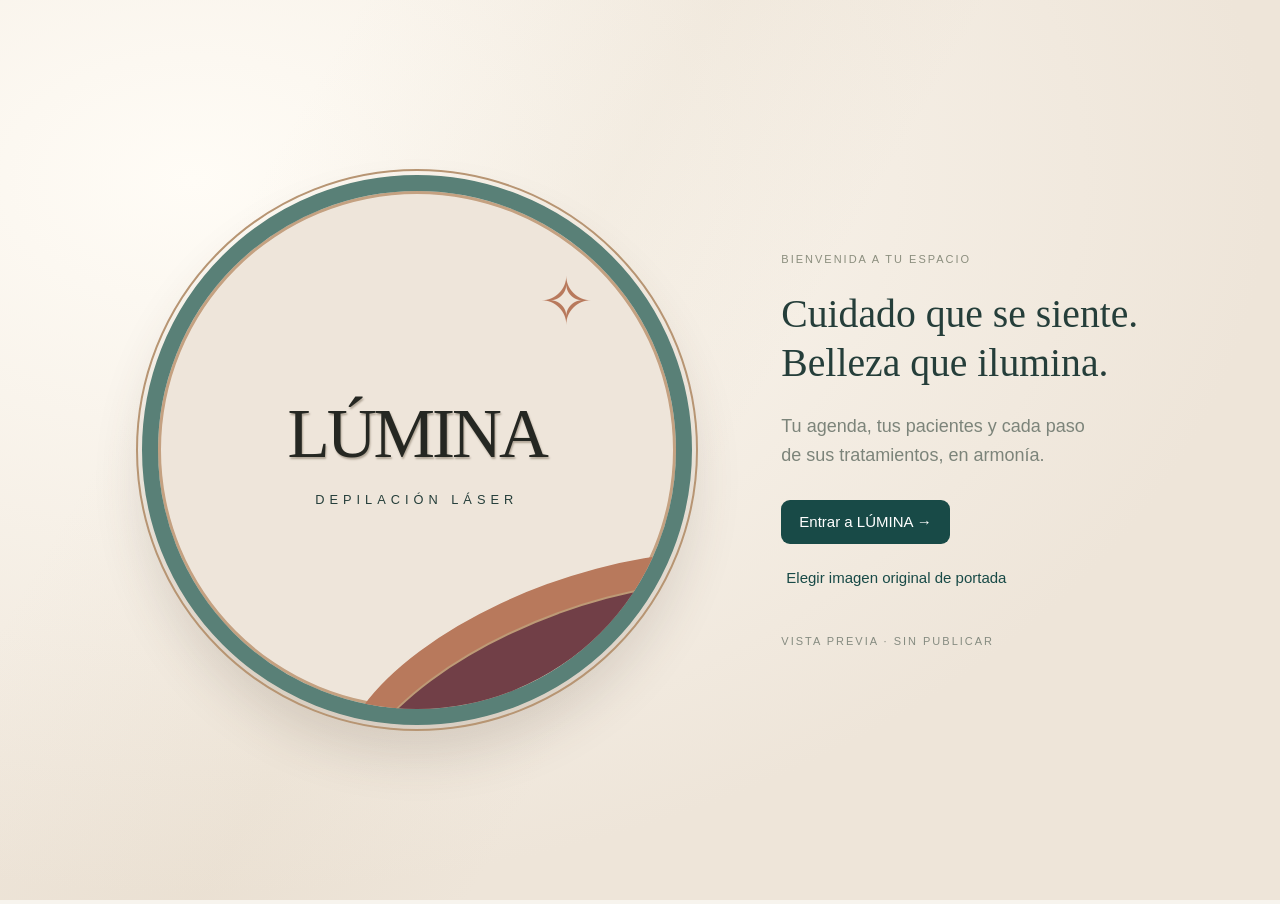
<file: docs/index.html>
<!doctype html><html lang="es"><meta charset="utf-8"><meta name="viewport" content="width=device-width,initial-scale=1"><link rel="manifest" href="manifest.webmanifest"><link rel="apple-touch-icon" href="apple-touch-icon.png"><link rel="stylesheet" href="local.css"><meta name="theme-color" content="#184a47"><meta name="apple-mobile-web-app-capable" content="yes"><meta name="apple-mobile-web-app-title" content="LÚMINA"><meta name="referrer" content="no-referrer"><title>LÚMINA · Agenda</title><style>
:root{--green:#184a47;--cream:#f7f4ee;--line:#e7e2d9;--terra:#b8795c}*{box-sizing:border-box}body{margin:0;background:var(--cream);color:#253e3a;font:15px 'Segoe UI',sans-serif}button,input,select,textarea{font:inherit}button{cursor:pointer;border:0;border-radius:9px;padding:12px 18px;background:var(--green);color:white}button.secondary{background:#ebe9e1;color:var(--green)}aside{width:235px;background:#fffdf8;border-right:1px solid var(--line);position:fixed;height:100vh;padding:36px 23px}.logo{font:38px Georgia;letter-spacing:3px}.sub{font-size:10px;letter-spacing:3px;margin:8px 0 45px}nav button{width:100%;text-align:left;background:transparent;color:#65736e;margin:5px 0}nav button.active{background:#e3ece6;color:var(--green)}.asidefoot{position:absolute;bottom:25px;font-size:12px;color:#79857d}main{margin-left:235px;padding:35px 45px;max-width:1500px}header{display:flex;justify-content:space-between;align-items:center;padding-bottom:25px;border-bottom:1px solid var(--line)}.eyebrow{text-transform:uppercase;letter-spacing:2px;font-size:11px;color:#8b8e7e}h1{font:36px Georgia;margin:10px 0}h2{font:25px Georgia;margin:0 0 15px}p{color:#7c847a;line-height:1.6}.hero{padding:28px 32px;background:#e4eae0;border-radius:15px;margin:25px 0;position:relative;overflow:hidden}.hero:after{content:'✧';position:absolute;right:45px;top:-30px;font:160px Georgia;color:#b8c7b7}.cards{display:grid;grid-template-columns:repeat(3,1fr);gap:18px;margin:24px 0}.card,.panel{background:#fffefa;border:1px solid var(--line);border-radius:13px;padding:23px}.value{font:35px Georgia;margin-top:13px}.grid{display:grid;grid-template-columns:1.5fr 1fr;gap:22px}.row{display:flex;align-items:center;justify-content:space-between;gap:15px;padding:17px 0;border-bottom:1px solid var(--line)}.pill{background:#e5ede4;color:#446b49;border-radius:20px;padding:6px 12px;font-size:12px}.pending{background:#f5e7d8;color:#986631}small{color:#858b80}.empty{padding:38px 10px;text-align:center;color:#8a8f85}.toolbar{display:flex;gap:10px;margin:25px 0;align-items:center;flex-wrap:wrap}input,select,textarea{padding:11px;border:1px solid #d8ddd3;background:white;border-radius:7px;color:#253e3a;width:100%}label{display:block;margin:14px 0 5px;font-size:13px}dialog{border:0;border-radius:15px;padding:28px;width:min(580px,94vw);max-height:90vh;color:#253e3a}dialog::backdrop{background:#152b2980}.two{display:grid;grid-template-columns:1fr 1fr;gap:14px}.actions{display:flex;justify-content:flex-end;gap:10px;margin-top:22px}.month{display:grid;grid-template-columns:repeat(7,1fr);gap:5px}.day{min-height:85px;border:1px solid var(--line);border-radius:7px;padding:8px;background:white;cursor:pointer}.day.today{border:2px solid var(--green)}.day small{display:block;color:var(--terra);font-size:11px;margin-top:8px}.notice{font-size:12px;padding:14px;background:#eee9df;border-radius:8px;margin-top:24px}.areas{display:grid;grid-template-columns:repeat(3,1fr);gap:14px}.checkrow{display:flex;gap:12px;align-items:center;padding:9px 0}.checkrow input[type=checkbox]{width:auto}.checkrow input[type=number]{width:110px;margin-left:auto}.link{background:transparent;color:var(--green);padding:5px}table{width:100%;border-collapse:collapse;text-align:left}td,th{padding:15px 9px;border-bottom:1px solid var(--line)}@media(max-width:800px){aside{position:static;width:auto;height:auto;padding:18px}.sub{margin-bottom:15px}nav{display:flex;overflow:auto}nav button{width:auto;white-space:nowrap}.asidefoot{display:none}main{margin:0;padding:22px 16px}.grid{grid-template-columns:1fr}.cards{gap:8px}.card{padding:14px}.value{font-size:26px}.areas{grid-template-columns:1fr 1fr}.day{min-height:65px;padding:5px;font-size:12px}header{gap:12px}h1{font-size:29px}.hero:after{display:none}}

aside{overflow-y:auto}nav{padding-bottom:90px}.asidefoot{display:none}.toolbar{flex-wrap:wrap}.row{flex-wrap:wrap}#cover{position:fixed;inset:0;z-index:20;background:radial-gradient(ellipse at 15% 20%,#fffcf6 0,#eee5d9 70%);align-items:center;justify-content:center;gap:7vw;padding:55px;overflow:auto}#cover:before{content:'';position:absolute;inset:0;pointer-events:none;background:linear-gradient(120deg,transparent 20%,#d3c3aa22 40%,transparent 55%)}.cover-art{width:min(44vw,550px);position:relative}.cover-art>img{width:100%;border-radius:50%;box-shadow:0 24px 60px #3c332529}.brand-circle{aspect-ratio:1;border-radius:50%;background:#eee5da;border:16px solid #598077;outline:2px solid #b79573;outline-offset:4px;box-shadow:0 30px 50px #4f3c3029,inset 0 0 0 3px #c4a181;display:flex;align-items:center;justify-content:center;flex-direction:column;position:relative;overflow:hidden}.brand-title{font:clamp(34px,5.4vw,80px) Georgia;color:#252722;letter-spacing:-3px;text-shadow:1px 2px 2px #b0a596;z-index:1}.brand-caption{letter-spacing:5px;font-size:clamp(9px,1vw,14px);margin-top:18px;z-index:1}.sun-mark{color:#b8795c;font:65px Georgia;position:absolute;right:16%;top:14%}.brand-wave{position:absolute;bottom:-25%;left:35%;width:100%;height:45%;background:#713f47;transform:rotate(-20deg);border-radius:50%;border:2px solid #bd9a76;box-shadow:0 -30px 0 #b8795c}.cover-copy{max-width:460px;position:relative}.cover-copy h1{font-size:clamp(30px,3.1vw,48px);line-height:1.22;margin:25px 0}.cover-copy p{font-size:18px;margin-bottom:30px}.cover-copy button{display:block;margin:12px 0}.cover-copy small{display:block;margin-top:35px;font-size:11px;letter-spacing:2px;text-transform:uppercase}dialog{overscroll-behavior:contain}img{object-fit:contain}.two>div{min-width:0}@media(max-width:800px){#cover{flex-direction:column;padding:30px 25px;gap:30px;justify-content:flex-start}.cover-art{width:min(72vw,340px)}.cover-copy{text-align:center}.cover-copy button{margin:15px auto}.cover-copy h1{margin:15px 0}.brand-title{font-size:48px}.brand-caption{font-size:10px;letter-spacing:3px}nav{padding-bottom:0}aside{position:static}#modal .two{gap:10px}}
/* Phone layouts in portrait and landscape, including short viewports. */
html{width:100%;overflow-x:hidden}body{min-width:280px}main,header,#view,.panel,.card{min-width:0}button,input,select,textarea{min-height:44px}input,select,textarea{max-width:100%;font-size:16px}button{white-space:normal;overflow-wrap:anywhere}p,strong,small,h1,h2,h3{overflow-wrap:anywhere}dialog{width:min(680px,calc(100vw - 24px));max-height:calc(100dvh - 24px);overflow:auto;padding:24px;scrollbar-gutter:stable}dialog .actions{position:sticky;bottom:-24px;background:#fffefa;padding:14px 0;border-top:1px solid var(--line);z-index:2}.actions{flex-wrap:wrap}.row>div{min-width:0}canvas{max-width:100%}.month{min-width:0}.month>*{min-width:0}.day{overflow-wrap:anywhere}.cover-copy small{padding-bottom:env(safe-area-inset-bottom)}
@media(max-width:1000px){aside{position:static;width:100%;height:auto;padding:18px 20px 10px;overflow:visible;border-right:0;border-bottom:1px solid var(--line)}aside .logo{font-size:30px}aside .sub{margin:5px 0 16px}nav{display:flex;gap:6px;overflow-x:auto;overscroll-behavior-x:contain;padding:0 0 8px;scroll-snap-type:x proximity}nav button{flex:0 0 auto;width:auto;white-space:nowrap;margin:0;scroll-snap-align:start;padding:10px 15px}main{margin:0;width:100%;max-width:none;padding:22px}header{align-items:center;gap:12px}header>div{flex:1;min-width:0}header>button{flex:0 0 auto}.grid{grid-template-columns:1fr}.hero{padding:24px}.areas{grid-template-columns:repeat(2,minmax(0,1fr))}.cards{grid-template-columns:repeat(3,minmax(0,1fr));gap:10px}.value{font-size:clamp(22px,3.5vw,34px)}#cover{min-height:100dvh;align-items:center;padding:30px;gap:35px}.cover-art{flex-shrink:0}.two{grid-template-columns:repeat(2,minmax(0,1fr))}}
@media(max-width:600px) and (orientation:portrait){main{padding:18px 12px}header{flex-wrap:wrap;align-items:flex-start}header>div{flex-basis:100%}header>button{width:100%}h1{font-size:29px}.cards{grid-template-columns:1fr;gap:9px}.card{padding:17px}.cards .card{display:flex;justify-content:space-between;align-items:center;gap:15px}.cards .value{margin:0;font-size:27px}.panel{padding:17px}.areas{grid-template-columns:1fr}.toolbar{align-items:stretch}.toolbar>input,.toolbar>button{width:100%;max-width:none!important}.two{grid-template-columns:1fr}.month{gap:3px}.day{padding:5px 3px;min-height:65px}.day small{font-size:10px}.row{align-items:flex-start}.row>div{width:100%}.row>div:last-child{display:flex;align-items:center;justify-content:space-between;gap:8px}.checkrow{flex-wrap:wrap}.checkrow span{flex:1;min-width:100px}.checkrow input[type=number]{width:100px}.actions>button{flex:1}dialog{padding:18px;max-height:calc(100dvh - 16px);width:calc(100vw - 16px)}dialog .actions{bottom:-18px}#cover{flex-direction:column;justify-content:flex-start;padding:28px 20px;gap:24px}.cover-art{width:min(76vw,330px)}.cover-copy{text-align:center}.cover-copy h1{font-size:30px}.cover-copy p{font-size:16px}.cover-copy button{margin:12px auto}.cover-copy small{margin-top:20px}.brand-title{font-size:clamp(36px,12vw,56px)}}
@media(max-width:1000px) and (orientation:landscape){aside{padding:12px 20px 4px}aside .logo{font-size:25px}aside .sub{margin:2px 0 10px;font-size:9px}main{padding:16px 22px}header{padding-bottom:14px}h1{font-size:27px;margin:5px 0}.hero{margin:16px 0;padding:20px}.hero:after{display:none}.cards{margin:15px 0}.areas{grid-template-columns:repeat(3,minmax(0,1fr))}.card{padding:16px}.day{min-height:62px}#cover{flex-direction:row;justify-content:center;align-items:center;gap:5vw;padding:20px 30px}.cover-art{width:min(37vw,65dvh,340px)}.cover-copy{width:49%;max-width:450px;text-align:left}.cover-copy h1{font-size:clamp(24px,3.6vw,35px);margin:14px 0}.cover-copy p{font-size:15px;margin:10px 0 15px}.cover-copy button{margin:8px 0}.cover-copy small{margin-top:12px}.brand-title{font-size:clamp(30px,6vw,54px)}.brand-caption{font-size:9px;letter-spacing:3px}.sun-mark{font-size:40px}.brand-circle{border-width:10px}.two{grid-template-columns:repeat(2,minmax(0,1fr))}}
@media(max-height:380px) and (orientation:landscape){#cover{align-items:flex-start}.cover-art{width:min(32vw,250px)}.cover-copy h1{font-size:24px}.cover-copy .eyebrow{font-size:9px}.cover-copy small{margin-top:8px}}

</style><body><div id="loadingLocal" role="status">Preparando tu agenda…</div><aside><div class="logo">LÚMINA<span style="color:#b8795c">✧</span></div><div class="sub">DEPILACIÓN LÁSER</div><nav id="nav"></nav><div class="asidefoot">Cuidado que se siente.<br>Belleza que ilumina.</div></aside><main><div id="localStatus" role="status">Cargando tus datos de este navegador…</div><header><div><div class="eyebrow">Tu espacio de gestión</div><h1 id="title"></h1></div><button onclick="appointment()">＋ Nueva cita</button></header><div id="view"></div></main><dialog id="modal"></dialog><script>
const $=s=>document.querySelector(s), esc=s=>String(s??'').replace(/[&<>"']/g,c=>({'&':'&amp;','<':'&lt;','>':'&gt;','"':'&quot;',"'":'&#39;'}[c]));const money=n=>new Intl.NumberFormat('es-CR',{style:'currency',currency:'CRC',maximumFractionDigits:0}).format(n);const today=()=>new Date().toLocaleDateString('en-CA');let db;db=db||{patients:[],appointments:[],areas:['Rostro','Labio superior','Mentón','Cuello','Axilas','Brazos completos','Medios brazos','Pecho','Abdomen','Espalda','Bikini','Bikini completo','Glúteos','Piernas completas','Medias piernas','Manos','Pies','Cuerpo completo'].map((name,i)=>({id:String(i),name,price:0})),reminders:false};let page='Inicio',month=new Date();function save(){localStorage.setItem('lumina-v1',JSON.stringify(db));render()}function person(id){return db.patients.find(p=>p.id===id)||{name:'Paciente eliminado'}}function total(a){return a.items.reduce((s,i)=>s+Number(i.price),0)}function balance(a){return Math.max(0,total(a)-a.paid)}function open(html){$('#modal').innerHTML='<button type="button" aria-label="Cerrar ventana" style="float:right;background:transparent;color:#184a47;font-size:24px;padding:0 5px" onclick="closeModal()">×</button>'+html;if(!$('#modal').open)$('#modal').showModal()}function closeModal(){$('#modal').close()}function footer(){return '<div class="actions"><button type="button" class="secondary" onclick="closeModal()">Cerrar</button><button>Guardar</button></div>'}function list(a){return a.length?a.map(x=>`<div class="row"><div><strong>${esc(x.time)} · ${esc(person(x.patient).name)}</strong><br><small>${esc(x.date)} · ${x.items.map(i=>esc(i.name)).join(', ')} · ${x.duration} min</small></div><div><span class="pill ${balance(x)?'pending':''}">${x.cancelled?'Cita cancelada':balance(x)?'Pago pendiente':'Pago cancelado'}</span><button class="link" onclick="detail('${x.id}')">Ver →</button></div></div>`).join(''):'<div class="empty">Aún no hay citas. Agenda tu primera sesión.</div>'}function render(){let names=['Inicio','Calendario','Pacientes','Áreas y precios','Pagos','Recordatorios'];$('#nav').innerHTML=names.map((n,i)=>`<button class="${page===n?'active':''}" onclick="page='${n}';render()">${['◈','▦','♧','✧','◉','♧'][i]} &nbsp; ${n}</button>`).join('');$('#title').textContent=page==='Inicio'?'Cada sesión, un nuevo comienzo':page;let active=db.appointments.filter(a=>!a.cancelled),due=active.reduce((s,a)=>s+balance(a),0),paid=active.reduce((s,a)=>s+a.paid,0);if(page==='Inicio')$('#view').innerHTML=`<div class="hero"><div class="eyebrow">Lúmina · Agenda y pacientes</div><h2 style="margin-top:14px">Más tiempo para cuidar.</h2><p>Organiza tus citas, acompaña cada tratamiento<br>y lleva tus pagos con claridad.</p><button onclick="patient()">＋ Crear paciente</button></div><div class="cards"><div class="card"><small>CITAS DE HOY</small><div class="value">${active.filter(a=>a.date===today()).length}</div></div><div class="card"><small>PACIENTES</small><div class="value">${db.patients.length}</div></div><div class="card"><small>POR COBRAR</small><div class="value">${money(due)}</div></div></div><div class="grid"><div class="panel"><h2>Próximas citas</h2>${list(active.filter(a=>a.date>=today()).sort((a,b)=>(a.date+a.time).localeCompare(b.date+b.time)).slice(0,5))}</div><div class="panel"><div class="eyebrow">Seguimiento personalizado</div><h2 style="margin-top:20px">Cada paciente es único</h2><p>Conserva sus áreas, precios acordados, observaciones e historial de sesiones en un solo lugar.</p><button class="secondary" onclick="page='Pacientes';render()">Ver expedientes →</button></div></div>`;
if(page==='Pacientes')$('#view').innerHTML=`<div class="toolbar"><input placeholder="Buscar por nombre o teléfono" oninput="filterPatients(this.value)" style="max-width:360px"><button onclick="patient()">＋ Crear paciente</button></div><div id="patients" class="panel"></div>`,filterPatients('');if(page==='Áreas y precios')$('#view').innerHTML=`<p>Configura tarifas base. Puedes ajustar el precio de cada área para cada paciente y cita. Moneda: colones costarricenses.</p><button onclick="area()">＋ Nueva área</button><div class="areas" style="margin-top:22px">${db.areas.map(a=>`<div class="card"><h2 style="font-size:20px">${esc(a.name)}</h2><p>${money(a.price)}</p><button class="link" onclick="area('${a.id}')">Editar tarifa →</button></div>`).join('')}</div>`;if(page==='Pagos')$('#view').innerHTML=`<div class="cards"><div class="card">Total registrado<div class="value">${money(active.reduce((s,a)=>s+total(a),0))}</div></div><div class="card">Pagos recibidos<div class="value">${money(paid)}</div></div><div class="card">Pendiente<div class="value">${money(due)}</div></div></div><div class="panel"><h2>Control de pagos</h2>${list(active)}</div>`;if(page==='Calendario')calendar();if(page==='Recordatorios')$('#view').innerHTML=`<div class="panel" style="margin-top:25px"><h2>Recordatorios de citas</h2><p>Recibe un aviso 24 horas antes y 1 hora antes de cada cita, mientras esta página esté abierta.</p><button onclick="enableNotifications()">Activar avisos del navegador</button><p>Estado: ${db.reminders?'Activados en esta vista previa':'Sin activar'}</p><p>Para recibir recordatorios con la aplicación cerrada será necesaria una integración de notificaciones en una siguiente etapa.</p><h2>Próximas sesiones</h2>${list(active.filter(a=>a.date>=today()))}</div>`}
function filterPatients(q){q=q.toLowerCase();$('#patients').innerHTML=db.patients.filter(p=>(p.name+p.phone).toLowerCase().includes(q)).map(p=>`<div class="row"><div><strong>${esc(p.name)}</strong><br><small>${esc(p.phone)} · ${esc(p.email)}</small></div><button class="secondary" onclick="record('${p.id}')">Abrir expediente →</button></div>`).join('')||'<div class="empty">No hay pacientes para mostrar.</div>'}function area(id){let a=db.areas.find(a=>a.id===id)||{};open(`<h2>${id?'Editar':'Nueva'} área</h2><form onsubmit="saveArea(event,'${id||''}')"><label>Nombre</label><input name="name" required value="${esc(a.name||'')}"><label>Precio base (₡)</label><input name="price" type="number" min="0" required value="${a.price||0}">${footer()}</form>`)}function saveArea(e,id){e.preventDefault();let f=new FormData(e.target),a={id:id||crypto.randomUUID(),name:f.get('name'),price:Number(f.get('price'))};id?Object.assign(db.areas.find(x=>x.id===id),a):db.areas.push(a);closeModal();save()}
function patient(id){let p=db.patients.find(p=>p.id===id)||{};open(`<h2>${id?'Editar expediente':'Nuevo paciente'}</h2><form onsubmit="savePatient(event,'${id||''}')"><label>Nombre completo</label><input required name="name" value="${esc(p.name||'')}"><div class="two"><div><label>Teléfono</label><input name="phone" type="tel" value="${esc(p.phone||'')}"></div><div><label>Correo</label><input name="email" type="email" value="${esc(p.email||'')}"></div></div><label>Fecha de nacimiento</label><input type="date" name="birth" value="${esc(p.birth||'')}"><label>Observaciones / antecedentes declarados</label><textarea name="notes" rows="3">${esc(p.notes||'')}</textarea><label>Áreas y precios acordados (₡)</label>${db.areas.map(a=>`<div class="checkrow"><span>${esc(a.name)}</span><input aria-label="Precio ${esc(a.name)}" type="number" min="0" name="price_${a.id}" placeholder="Base ${a.price}" value="${p.prices?.[a.id]??''}"></div>`).join('')}${footer()}</form>`)}function savePatient(e,id){e.preventDefault();let f=new FormData(e.target),old=db.patients.find(p=>p.id===id),p={id:id||crypto.randomUUID(),name:f.get('name'),phone:f.get('phone'),email:f.get('email'),birth:f.get('birth'),notes:f.get('notes'),prices:{}};db.areas.forEach(a=>{if(f.get('price_'+a.id)!=='')p.prices[a.id]=Number(f.get('price_'+a.id))});old?Object.assign(old,p):db.patients.push(p);closeModal();save()}function record(id){let p=person(id);open(`<h2>${esc(p.name)}</h2><p>${esc(p.phone)} · ${esc(p.email)}<br>Nacimiento: ${esc(p.birth||'Sin registrar')}</p><h3>Observaciones</h3><p style="white-space:pre-wrap">${esc(p.notes||'Sin observaciones')}</p><button class="secondary" onclick="closeModal();patient('${id}')">Editar expediente y precios</button><h3>Historial de sesiones</h3>${list(db.appointments.filter(a=>a.patient===id))}<div class="actions"><button onclick="closeModal()">Cerrar</button></div>`)}
function appointment(date=today()){if(!db.patients.length){patient();return}open(`<h2>Nueva cita</h2><form onsubmit="saveAppointment(event)"><label>Paciente</label><select name="patient" onchange="updatePrices(this.value)">${db.patients.map(p=>`<option value="${p.id}">${esc(p.name)}</option>`).join('')}</select><div class="two"><div><label>Fecha</label><input name="date" type="date" value="${date}" required></div><div><label>Hora</label><input name="time" type="time" value="09:00" required></div></div><label>Duración (minutos)</label><input name="duration" type="number" min="5" step="5" value="30" required><label>Áreas de tratamiento y precio por sesión (₡)</label>${db.areas.map(a=>`<div class="checkrow"><input type="checkbox" aria-label="Seleccionar ${esc(a.name)}" name="area" value="${a.id}"><span>${esc(a.name)}</span><input type="number" min="0" required name="price_${a.id}" aria-label="Precio ${esc(a.name)}" value="${db.patients[0].prices?.[a.id]??a.price}"></div>`).join('')}<label>Abono recibido (₡)</label><input name="paid" type="number" min="0" value="0" required><label>Notas de sesión</label><textarea name="notes"></textarea><p id="error" style="color:#a34b36"></p>${footer()}</form>`)}function updatePrices(id){let p=person(id);db.areas.forEach(a=>$('#modal [name="price_'+a.id+'"]').value=p.prices?.[a.id]??a.price)}function saveAppointment(e){e.preventDefault();let f=new FormData(e.target),items=f.getAll('area').map(id=>({id,name:db.areas.find(a=>a.id===id).name,price:Number(f.get('price_'+id))})),duration=Number(f.get('duration')),date=f.get('date'),time=f.get('time'),start=new Date(date+'T'+time).getTime(),paid=Number(f.get('paid'));if(!items.length){$('#error').textContent='Selecciona al menos un área.';return}if(paid>items.reduce((s,i)=>s+i.price,0)){$('#error').textContent='El abono no puede superar el total.';return}if(db.appointments.some(a=>!a.cancelled&&start<new Date(a.date+'T'+a.time).getTime()+a.duration*60000&&start+duration*60000>new Date(a.date+'T'+a.time).getTime())){$('#error').textContent='Este horario coincide con otra cita. Elige otro horario.';return}db.appointments.push({id:crypto.randomUUID(),patient:f.get('patient'),date,time,duration,items,paid,notes:f.get('notes'),cancelled:false});closeModal();save()}
function detail(id){let a=db.appointments.find(a=>a.id===id);open(`<h2>${esc(person(a.patient).name)}</h2><p>${esc(a.date)} · ${esc(a.time)} · ${a.duration} minutos</p>${a.items.map(i=>`<div class="row">${esc(i.name)}<strong>${money(i.price)}</strong></div>`).join('')}<p>Total: ${money(total(a))}<br>Pagado: ${money(a.paid)}<br><strong>Pendiente: ${money(balance(a))}</strong></p><p>${esc(a.notes)}</p>${a.cancelled?'<p>Cita cancelada. Sus pagos se conservan en el historial.</p>':`<form onsubmit="payment(event,'${id}')"><label>Registrar abono adicional (₡)</label><input type="number" min="1" max="${balance(a)}" name="amount" required ${balance(a)?'':'disabled'}><div class="actions">${balance(a)?'<button>Registrar pago</button>':''}<button type="button" class="secondary" onclick="cancelAppointment('${id}')">Cancelar cita</button></div></form><button class="link" onclick="downloadICS('${id}')">↓ Añadir a mi calendario con recordatorio</button>`}<div class="actions"><button class="secondary" onclick="closeModal()">Cerrar</button></div>`)}function payment(e,id){e.preventDefault();let a=db.appointments.find(a=>a.id===id),n=Number(new FormData(e.target).get('amount'));if(n>0&&n<=balance(a)){a.paid+=n;save();closeModal();detail(id)}}function cancelAppointment(id){if(confirm('¿Cancelar esta cita? Se conservará su historial.')){db.appointments.find(a=>a.id===id).cancelled=true;closeModal();save()}}function calendar(){let y=month.getFullYear(),m=month.getMonth(),first=new Date(y,m,1),offset=(first.getDay()+6)%7,days=new Date(y,m+1,0).getDate();$('#view').innerHTML=`<div class="toolbar"><button class="secondary" onclick="month.setMonth(month.getMonth()-1);calendar()">←</button><h2 style="margin:0;min-width:210px">${month.toLocaleDateString('es',{month:'long',year:'numeric'})}</h2><button class="secondary" onclick="month.setMonth(month.getMonth()+1);calendar()">→</button></div><div class="month">${['Lun','Mar','Mié','Jue','Vie','Sáb','Dom'].map(d=>`<small>${d}</small>`).join('')}${'<div></div>'.repeat(offset)}${Array.from({length:days},(_,i)=>{let date=y+'-'+String(m+1).padStart(2,'0')+'-'+String(i+1).padStart(2,'0'),a=db.appointments.filter(a=>a.date===date&&!a.cancelled);return `<div class="day ${date===today()?'today':''}" onclick="dayView('${date}')">${i+1}${a.length?`<small>${a.length} cita${a.length>1?'s':''}</small>`:''}</div>`}).join('')}</div><p>Selecciona un día para ver o agendar sus sesiones.</p>`}function dayView(date){open(`<h2>${date}</h2>${list(db.appointments.filter(a=>a.date===date))}<div class="actions"><button class="secondary" onclick="closeModal()">Cerrar</button><button onclick="closeModal();appointment('${date}')">＋ Agendar</button></div>`)}async function enableNotifications(){if(!('Notification'in window)){alert('Este navegador no admite avisos.');return}let p=await Notification.requestPermission();db.reminders=p==='granted';save();if(!db.reminders)alert('No se concedió permiso. Puedes habilitarlo en la configuración del navegador.')}let sent=new Set();setInterval(()=>{if(true||!db.reminders||!('Notification'in window)||Notification.permission!=='granted')return;db.appointments.filter(a=>!a.cancelled).forEach(a=>{let diff=new Date(a.date+'T'+a.time)-Date.now();[24,1].forEach(h=>{let key=a.id+h;if(diff>0&&diff<=h*3600000&&diff>(h*3600000-60000)&&!sent.has(key)){new Notification('LÚMINA · Próxima cita',{body:person(a.patient).name+' · '+a.date+' '+a.time});sent.add(key)}})})},30000);function downloadICS(id){let a=db.appointments.find(a=>a.id===id),stamp=d=>d.getFullYear()+String(d.getMonth()+1).padStart(2,'0')+String(d.getDate()).padStart(2,'0')+'T'+String(d.getHours()).padStart(2,'0')+String(d.getMinutes()).padStart(2,'0')+'00',start=new Date(a.date+'T'+a.time),end=new Date(+start+a.duration*60000),data=['BEGIN:VCALENDAR','VERSION:2.0','PRODID:-//Lumina//Agenda//ES','BEGIN:VEVENT','UID:'+a.id+'@lumina','DTSTAMP:'+new Date().toISOString().replace(/[-:]/g,'').replace(/\.\d{3}/,''),'DTSTART:'+stamp(start),'DTEND:'+stamp(end),'SUMMARY:Cita LÚMINA Depilación Láser','BEGIN:VALARM','TRIGGER:-P1D','ACTION:DISPLAY','DESCRIPTION:Recordatorio de cita','END:VALARM','END:VEVENT','END:VCALENDAR'].join('\r\n'),url=URL.createObjectURL(new Blob([data],{type:'text/calendar'})),link=document.createElement('a');link.href=url;link.download='cita-lumina.ics';link.click();setTimeout(()=>URL.revokeObjectURL(url),1000)}render();
</script>

<script>
// Local preview enhancements. No external services or publication.
db.packages ||= []; db.receipts ||= []; db.care ||= ''; db.revision=2;
for(const a of db.appointments){a.status ||= a.cancelled?'Cancelada':'Programada';a.changes ||= [];a.treatment ||= {};}
const baseRender=render,baseRecord=record,baseDetail=detail,baseSavePatient=savePatient;
const go=p=>{page=p;render()};
function downloadFile(name,data,type='application/json'){const u=URL.createObjectURL(new Blob([data],{type}));const a=document.createElement('a');a.href=u;a.download=name;a.click();setTimeout(()=>URL.revokeObjectURL(u),2000)}
function forms(html,handler){open(`<form onsubmit="${handler}">${html}${footer()}</form>`)}
function field(label,name,value='',type='text',extra=''){return `<label>${esc(label)}</label><input name="${name}" type="${type}" value="${esc(value)}" ${extra}>`}
function pickPatient(){return `<label>Paciente</label><select name="patient">${db.patients.map(p=>`<option value="${p.id}">${esc(p.name)}</option>`).join('')}</select>`}
function pickArea(){return `<label>Área</label><select name="area">${db.areas.map(p=>`<option value="${p.id}">${esc(p.name)}</option>`).join('')}</select>`}
function packageUsed(p){return db.appointments.filter(a=>a.patient===p.patient&&a.status==='Realizada'&&a.packageId===p.id).length}
render=function(){baseRender();const extra=['Paquetes','Reportes','Indicaciones','Respaldo y acceso'];$('#nav').innerHTML+=extra.map(n=>`<button class="${page===n?'active':''}" onclick="go('${n}')">${n}</button>`).join('');$('#nav').innerHTML+='<button onclick="showCover()">Volver a portada</button>';if(page==='Paquetes')packagesView();if(page==='Reportes')reportsView();if(page==='Indicaciones')careView();if(page==='Respaldo y acceso')settingsView()};
record=function(id){baseRecord(id);const p=person(id),container=document.createElement('section');container.innerHTML=`<h3>Sesiones realizadas por área</h3>${db.areas.map(ar=>{let n=db.appointments.filter(a=>a.patient===id&&a.status==='Realizada'&&a.items.some(i=>i.id===ar.id)).length;return n?`<div class="row">${esc(ar.name)}<span class="pill">${n} sesiones</span></div>`:''}).join('')||'<p>Aún no hay sesiones marcadas como realizadas.</p>'}<h3>Documentos y evolución</h3><div class="toolbar"><button class="secondary" onclick="consentForm('${id}')">Consentimiento</button><button class="secondary" onclick="photos('${id}')">Fotografías</button></div><p>${p.consent?'Consentimiento registrado: '+esc(p.consent.date):'Consentimiento pendiente de registrar'}</p>`;$('#modal').append(container)};
detail=function(id){baseDetail(id);const a=db.appointments.find(a=>a.id===id);const section=document.createElement('section');section.innerHTML=`<h3>Gestión de la sesión</h3><p>Estado: <strong>${esc(a.status)}</strong></p><div class="toolbar">${!a.cancelled?`<button class="secondary" onclick="reschedule('${id}')">Reprogramar</button><button class="secondary" onclick="treatmentForm('${id}')">Registrar sesión</button><button class="secondary" onclick="setAttendance('${id}','Confirmada')">Confirmar</button><button class="secondary" onclick="setAttendance('${id}','Ausente')">Ausencia</button>`:''}</div>${a.treatment?.professional?`<p>Profesional: ${esc(a.treatment.professional)}<br>Equipo: ${esc(a.treatment.equipment)}<br>Parámetros: ${esc(a.treatment.parameters)}<br>Observaciones: ${esc(a.treatment.observations)}</p>`:''}<h3>Comprobantes de abonos</h3>${db.receipts.filter(r=>r.appointment===id).map(r=>`<div class="row"><span>${esc(r.date)} · ${money(r.amount)} · ${esc(r.method)}</span><button class="link" onclick="receipt('${r.id}')">Descargar</button></div>`).join('')||'<p>Sin comprobantes individuales. El saldo anterior se conserva.</p>'}<h3>Cambios de horario</h3>${a.changes.map(c=>`<p>${esc(c.from)} → ${esc(c.to)}<br>${esc(c.reason)}</p>`).join('')||'<p>Sin cambios.</p>'}`;$('#modal').append(section);const paymentForm=$('#modal form');if(paymentForm){const label=document.createElement('label');label.innerHTML='Método de pago<select name="method"><option>Efectivo</option><option>SINPE</option><option>Tarjeta</option><option>Transferencia</option></select>';paymentForm.prepend(label)}};
payment=function(e,id){e.preventDefault();const a=db.appointments.find(a=>a.id===id),f=new FormData(e.target),amount=Number(f.get('amount'));if(amount<=0||amount>balance(a))return;const r={id:crypto.randomUUID(),appointment:id,patient:a.patient,amount,method:f.get('method')||'Efectivo',date:new Date().toISOString(),number:'LUM-'+String(db.receipts.length+1).padStart(5,'0')};a.paid+=amount;db.receipts.push(r);save();detail(id)};
function receipt(id){const r=db.receipts.find(r=>r.id===id),a=db.appointments.find(a=>a.id===r.appointment);downloadFile(r.number+'.html',`<!doctype html><meta charset="utf-8"><title>${esc(r.number)}</title><style>body{font:17px Georgia;max-width:650px;margin:60px auto;color:#184a47;padding:25px}hr{border:0;border-top:1px solid #ccc}</style><h1>LÚMINA</h1><p>DEPILACIÓN LÁSER</p><hr><h2>Comprobante de abono ${esc(r.number)}</h2><p>Paciente: ${esc(person(r.patient).name)}</p><p>Fecha: ${esc(new Date(r.date).toLocaleString('es-CR'))}</p><p>Recibido: <strong>${money(r.amount)}</strong></p><p>Método: ${esc(r.method)}</p><p>Cita: ${esc(a.date)} ${esc(a.time)}</p><p>Áreas: ${a.items.map(i=>esc(i.name)).join(', ')}</p><hr><small>Comprobante interno de pago. No sustituye una factura electrónica.</small>`,'text/html')}
function setAttendance(id,status){const a=db.appointments.find(a=>a.id===id);a.status=status;save();detail(id)}
function reschedule(id){const a=db.appointments.find(a=>a.id===id);forms(`<h2>Reprogramar cita</h2>${field('Fecha','date',a.date,'date','required')}${field('Hora','time',a.time,'time','required')}${field('Motivo del cambio','reason','','text','required')}<p id="scheduleError" role="alert"></p>`,`saveReschedule(event,'${id}')`)}
function saveReschedule(e,id){e.preventDefault();const f=new FormData(e.target),a=db.appointments.find(a=>a.id===id),date=f.get('date'),time=f.get('time'),s=+new Date(date+'T'+time);if(db.appointments.some(b=>b.id!==id&&!b.cancelled&&s<+new Date(b.date+'T'+b.time)+b.duration*60000&&s+a.duration*60000>+new Date(b.date+'T'+b.time))){$('#scheduleError').textContent='El horario coincide con otra cita.';return}a.changes.push({from:a.date+' '+a.time,to:date+' '+time,reason:f.get('reason'),at:new Date().toISOString()});a.date=date;a.time=time;a.status='Programada';closeModal();save()}
function treatmentForm(id){const a=db.appointments.find(a=>a.id===id),t=a.treatment;forms(`<h2>Registrar sesión realizada</h2>${field('Profesional responsable','professional',t.professional||'','text','required')}${field('Equipo utilizado','equipment',t.equipment||'')}${field('Parámetros registrados por el profesional','parameters',t.parameters||'')}<label>Observaciones y reacción declarada</label><textarea name="observations">${esc(t.observations||'')}</textarea><label>Aplicar a paquete</label><select name="package"><option value="">Sesión individual</option>${db.packages.filter(p=>p.patient===a.patient&&a.items.some(i=>i.id===p.area)&&(packageUsed(p)<p.sessions||a.packageId===p.id)).map(p=>`<option value="${p.id}" ${a.packageId===p.id?'selected':''}>${esc(p.name)} · ${packageUsed(p)}/${p.sessions} usadas</option>`).join('')}</select><p>Una sesión vinculada consume una unidad del paquete. Su cobro se gestiona en Paquetes; los cargos de esta cita se conservan y deben revisarse para evitar duplicarlos.</p>`,`saveTreatment(event,'${id}')`)}
function saveTreatment(e,id){e.preventDefault();const f=new FormData(e.target),a=db.appointments.find(a=>a.id===id),pid=f.get('package'),p=db.packages.find(p=>p.id===pid);if(a.packageId&&a.packageId!==pid){alert('Conserva el paquete asignado para mantener la trazabilidad del cobro.');return}if(p&&packageUsed(p)>=p.sessions&&a.packageId!==pid){alert('Este paquete no tiene sesiones disponibles.');return}if(p&&!a.packageId){const item=a.items.find(i=>i.id===p.area);if(!item)return;if(a.paid>total(a)-item.price){alert('Esta cita ya tiene abonos para el área del paquete. Revisa el cobro antes de vincularla.');return}item.originalPrice=item.price;item.price=0;}a.treatment={professional:f.get('professional'),equipment:f.get('equipment'),parameters:f.get('parameters'),observations:f.get('observations'),date:new Date().toISOString()};a.packageId=pid;a.status='Realizada';closeModal();save()}
function packagesView(){$('#view').innerHTML=`<div class="toolbar"><button onclick="packageForm()">+ Asignar paquete a paciente</button></div><p>Paquetes acordados individualmente. Los precios son totales por paquete, independientes de las citas.</p><div class="areas">${db.packages.map(p=>`<div class="card"><h2>${esc(p.name)}</h2><strong>${esc(person(p.patient).name)}</strong><p>${esc(db.areas.find(a=>a.id===p.area)?.name)}<br>${packageUsed(p)} de ${p.sessions} sesiones usadas<br>Total: ${money(p.price)}<br>Pagado: ${money(p.paid)}<br>Pendiente: ${money(p.price-p.paid)}</p><button class="secondary" onclick="packagePayment('${p.id}')">Registrar abono</button><button class="link" onclick="packageHistory('${p.id}')">Historial de pagos</button></div>`).join('')||'<div class="empty">Aún no hay paquetes asignados.</div>'}</div>`}
function packageForm(){if(!db.patients.length){patient();return}forms(`<h2>Nuevo paquete personalizado</h2>${pickPatient()}${pickArea()}${field('Nombre del paquete o promoción','name','','text','required')}${field('Cantidad de sesiones','sessions',6,'number','min="1" step="1" required')}${field('Precio total (CRC)','price',0,'number','min="0" required')}${field('Abono inicial (CRC)','paid',0,'number','min="0" required')}<label>Método</label><select name="method"><option>Efectivo</option><option>SINPE</option><option>Tarjeta</option></select>`,`savePackage(event)`)}
function savePackage(e){e.preventDefault();const f=new FormData(e.target),price=+f.get('price'),paid=+f.get('paid');if(paid>price){alert('El abono supera el precio.');return}db.packages.push({id:crypto.randomUUID(),patient:f.get('patient'),area:f.get('area'),name:f.get('name'),sessions:+f.get('sessions'),price,paid,payments:paid?[{date:new Date().toISOString(),amount:paid,method:f.get('method')}]:[]});closeModal();save()}
function packagePayment(id){const p=db.packages.find(p=>p.id===id);if(p.paid>=p.price){alert('El paquete ya está cancelado.');return}forms(`<h2>Abono de paquete</h2><p>${esc(p.name)} · Pendiente: ${money(p.price-p.paid)}</p>${field('Monto del abono','amount','','number',`min="1" max="${p.price-p.paid}" required`)}<label>Método</label><select name="method"><option>Efectivo</option><option>SINPE</option><option>Tarjeta</option></select>`,`savePackagePayment(event,'${id}')`)}
function savePackagePayment(e,id){e.preventDefault();const f=new FormData(e.target),p=db.packages.find(p=>p.id===id),amount=+f.get('amount');if(amount<=0||amount>p.price-p.paid)return;p.paid+=amount;p.payments.push({date:new Date().toISOString(),amount,method:f.get('method')});closeModal();save()}
function packageHistory(id){const p=db.packages.find(p=>p.id===id);open(`<h2>Pagos · ${esc(p.name)}</h2>${p.payments.map((r,i)=>`<div class="row">${esc(new Date(r.date).toLocaleDateString('es-CR'))} · ${money(r.amount)} · ${esc(r.method)}<button class="link" onclick="packageReceipt('${id}',${i})">Comprobante</button></div>`).join('')||'<p>Sin pagos.</p>'}`)}
function packageReceipt(id,index){const p=db.packages.find(p=>p.id===id),r=p.payments[index];downloadFile('Comprobante_paquete.html',`<!doctype html><meta charset="utf-8"><h1>LÚMINA · Comprobante interno</h1><p>Paciente: ${esc(person(p.patient).name)}</p><p>Paquete: ${esc(p.name)}</p><p>Fecha: ${esc(r.date)}</p><p>Recibido: ${money(r.amount)} · ${esc(r.method)}</p><small>No sustituye una factura electrónica.</small>`,'text/html')}
function reportsView(){$('#view').innerHTML=`<div class="toolbar"><label>Mes del reporte</label><input id="reportMonth" type="month" value="${today().slice(0,7)}" onchange="renderReport()" style="max-width:220px"><button class="secondary" onclick="exportReport()">Exportar CSV</button></div><div id="reportBody"></div>`;renderReport()}
function reportData(){const m=$('#reportMonth').value,appointments=db.appointments.filter(a=>a.date.startsWith(m)),receipts=db.receipts.filter(r=>r.date.startsWith(m));return {m,appointments,receipts,packageIncome:db.packages.flatMap(p=>p.payments).filter(r=>r.date.startsWith(m)).reduce((s,r)=>s+r.amount,0)}}
function renderReport(){const r=reportData(),income=r.receipts.reduce((s,r)=>s+r.amount,0)+r.packageIncome;$('#reportBody').innerHTML=`<div class="cards"><div class="card">Citas del mes<div class="value">${r.appointments.length}</div></div><div class="card">Ingresos con fecha registrada<div class="value">${money(income)}</div></div><div class="card">Deuda total actual<div class="value">${money(db.appointments.filter(a=>!a.cancelled).reduce((s,a)=>s+balance(a),0)+db.packages.reduce((s,p)=>s+p.price-p.paid,0))}</div></div><p>Los abonos de citas anteriores a esta actualización conservan su saldo, pero no se incluyen en ingresos mensuales porque no tienen fecha de pago registrada. No se contabilizan como ingresos los importes de paquetes aún no abonados.</p><div class="panel"><h2>Tratamientos solicitados en el mes</h2>${db.areas.map(a=>{let n=r.appointments.filter(c=>!c.cancelled&&c.items.some(i=>i.id===a.id)).length;return n?`<div class="row">${esc(a.name)}<strong>${n}</strong></div>`:''}).join('')||'<p>Sin tratamientos registrados.</p>'}</div>`}
function exportReport(){const r=reportData(),cell=x=>'"'+String(x).replace(/"/g,'""')+'"';downloadFile('LUMINA_Reporte_'+r.m+'.csv','\uFEFF'+[['Fecha','Hora','Paciente','Estado','Total CRC','Pagado CRC','Pendiente CRC'],...r.appointments.map(a=>[a.date,a.time,person(a.patient).name,a.status,total(a),a.paid,balance(a)])].map(row=>row.map(cell).join(';')).join('\r\n'),'text/csv;charset=utf-8')}
function careView(){$('#view').innerHTML=`<div class="panel" style="margin-top:24px"><h2>Indicaciones para pacientes</h2><p>Escribe las indicaciones antes y después del tratamiento aprobadas por el profesional responsable.</p><form onsubmit="event.preventDefault();db.care=this.elements.care.value;save();alert('Indicaciones guardadas')"><textarea name="care" rows="12" placeholder="Antes de la sesión…&#10;&#10;Después de la sesión…">${esc(db.care)}</textarea><div class="actions"><button>Guardar indicaciones</button><button type="button" class="secondary" onclick="downloadFile('LUMINA_Indicaciones.txt',db.care,'text/plain')">Descargar para entregar</button></div></form></div>`}
function consentForm(id){const p=person(id),c=p.consent||{};forms(`<h2>Registro de consentimiento</h2><p>Introduce el texto revisado por el profesional y autorizado por el paciente. Este registro local no constituye un servicio de firma digital certificada.</p><label>Documento / texto aceptado</label><textarea name="text" rows="6" required>${esc(c.text||'')}</textarea>${field('Nombre del paciente o representante que acepta','signer',c.signer||p.name,'text','required')}<label>Firma manuscrita en pantalla</label><canvas id="signature" width="460" height="130" style="width:100%;height:130px;border:1px solid #ccc;touch-action:none"></canvas><button type="button" class="link" onclick="clearSignature()">Borrar firma</button><label><input type="checkbox" name="accepted" required style="width:auto"> Se ha leído y aceptado el documento.</label>`,`saveConsent(event,'${id}')`);const canvas=$('#signature'),ctx=canvas.getContext('2d');let draw=false;canvas.dataset.signed='';const pos=e=>{const r=canvas.getBoundingClientRect();return [(e.clientX-r.left)*canvas.width/r.width,(e.clientY-r.top)*canvas.height/r.height]};canvas.onpointerdown=e=>{draw=true;canvas.setPointerCapture(e.pointerId);ctx.beginPath();ctx.moveTo(...pos(e))};canvas.onpointermove=e=>{if(draw){ctx.lineWidth=2;ctx.lineTo(...pos(e));ctx.stroke();canvas.dataset.signed='yes'}};canvas.onpointerup=()=>draw=false;if(c.signature){const im=new Image();im.onload=()=>ctx.drawImage(im,0,0);im.src=c.signature;canvas.dataset.signed='yes'}}
function clearSignature(){const c=$('#signature');c.getContext('2d').clearRect(0,0,c.width,c.height);c.dataset.signed=''}
function saveConsent(e,id){e.preventDefault();const c=$('#signature');if(!c.dataset.signed){alert('Falta la firma.');return}const f=new FormData(e.target);person(id).consent={text:f.get('text'),signer:f.get('signer'),date:new Date().toISOString(),signature:c.toDataURL('image/png')};closeModal();save()}
function photos(id){const p=person(id);p.photos||=[];forms(`<h2>Antes y después</h2><p>Fotografías por área y fecha. Utiliza imágenes de prueba hasta integrar cuentas y acceso protegido; en esta vista previa se guardan únicamente en este navegador.</p><div class="toolbar"><button type="button" class="secondary" onclick="comparePhotos('${id}')">Comparar antes y después</button></div><div class="two">${p.photos.map((ph,i)=>`<div><img src="${ph.data}" alt="${esc(ph.phase||'Evolución')} ${esc(ph.area)}" style="width:100%;border-radius:8px"><span class="pill">${esc(ph.phase||'Evolución')}</span><p>${esc(ph.date)} · ${esc(ph.area)}<br>${esc(ph.note||'')}</p><button type="button" class="link" onclick="removePhoto('${id}',${i})">Eliminar</button></div>`).join('')}</div>${pickArea()}<label>Etapa</label><select name="phase"><option>Antes</option><option>Después</option></select>${field('Fecha de la fotografía','date',today(),'date','required')}${field('Sesión / referencia para la comparación','group','','text','placeholder="Ejemplo: piernas - sesión 1" required')}${field('Observaciones','note')}<label>Imagen (máximo 2 MB)</label><input name="photo" type="file" accept="image/jpeg,image/png,image/webp" required><label><input type="checkbox" required style="width:auto"> Cuento con autorización para registrar esta fotografía.</label>`,`savePhoto(event,'${id}')`)}
function savePhoto(e,id){e.preventDefault();const f=new FormData(e.target),file=f.get('photo');if(file.size>2*1024*1024||!['image/jpeg','image/png','image/webp'].includes(file.type)){alert('Elige una imagen JPG, PNG o WebP de hasta 2 MB.');return}const reader=new FileReader();reader.onload=()=>{const p=person(id);p.photos.push({data:reader.result,date:f.get('date'),area:db.areas.find(a=>a.id===f.get('area')).name,phase:f.get('phase'),group:f.get('group').trim(),note:f.get('note'),authorizedAt:new Date().toISOString()});try{save();closeModal()}catch{p.photos.pop();alert('No hay espacio disponible. Exporta un respaldo y reduce las imágenes.')}};reader.readAsDataURL(file)}
function comparePhotos(id){const p=person(id),groups=[...new Set(p.photos.map(ph=>ph.area+' / '+(ph.group||'General')))];open(`<h2>Comparación de evolución</h2>${groups.map(group=>{const items=p.photos.filter(ph=>ph.area+' / '+(ph.group||'General')===group);return `<h3>${esc(group)}</h3><div class="two">${['Antes','Después'].map(phase=>`<div><h3>${phase}</h3>${items.filter(ph=>ph.phase===phase).map(ph=>`<img src="${ph.data}" alt="${phase}" style="width:100%;border-radius:9px"><p>${esc(ph.date)} · ${esc(ph.note||'')}</p>`).join('')||'<p>Falta agregar esta fotografía.</p>'}</div>`).join('')}</div>`}).join('')||'<p>Agrega fotografías de antes y después para compararlas.</p>'}<button class="secondary" onclick="photos('${id}')">Volver a fotografías</button>`)}
function removePhoto(id,index){if(confirm('¿Eliminar esta fotografía?')){person(id).photos.splice(index,1);save();photos(id)}}
function settingsView(){$('#view').innerHTML=`<div class="panel" style="margin-top:25px"><h2>Respaldo de datos</h2><p>Exporta pacientes, citas, paquetes, pagos, documentos y fotografías en un archivo JSON. El archivo contiene datos personales; consérvalo en un lugar privado.</p><button onclick="downloadFile('LUMINA_Respaldo_'+today()+'.json',JSON.stringify({app:'LUMINA',version:2,exportedAt:new Date().toISOString(),data:db},null,2))">Descargar respaldo completo</button><h3>Restaurar respaldo</h3><p>La restauración sustituye los datos actuales. Descarga un respaldo antes de continuar.</p><input type="file" accept=".json" onchange="restoreBackup(this.files[0])"><h3>Acceso y sincronización</h3><p>Pendiente de integración: cuentas con contraseña, permisos por profesional, almacenamiento protegido y copia automática en la nube. Esta vista previa conserva datos solo en este navegador.</p><h3>Imagen de portada</h3><p>Puedes seleccionar el archivo original de tu logotipo. Se mostrará en la portada de este navegador.</p><input type="file" accept="image/*" onchange="loadBrand(this.files[0])"></div>`}
function restoreBackup(file){if(!file)return;const reader=new FileReader();reader.onload=()=>{try{const b=JSON.parse(reader.result),d=b.data;if(b.app!=='LUMINA'||!Array.isArray(d.patients)||!Array.isArray(d.appointments)||!Array.isArray(d.areas)||!Array.isArray(d.packages)||!Array.isArray(d.receipts)||d.patients.some(p=>typeof p.id!=='string'||typeof p.name!=='string')||d.appointments.some(a=>!Array.isArray(a.items)||!Number.isFinite(a.paid))||d.packages.some(p=>!Array.isArray(p.payments)||!Number.isFinite(p.price)||!Number.isFinite(p.paid)))throw Error();if(!confirm('¿Sustituir los datos actuales por este respaldo?'))return;const old=db;db=d;try{save()}catch(err){db=old;throw err}alert('Respaldo restaurado.')}catch{alert('No fue posible restaurar: archivo inválido o espacio insuficiente. Los datos actuales se conservaron.')}};reader.readAsText(file)}
function loadBrand(file){if(!file)return;if(file.size>2*1024*1024){alert('Usa una imagen de hasta 2 MB.');return}const r=new FileReader();r.onload=()=>{db.brand=r.result;save();showCover()};r.readAsDataURL(file)}
function showCover(){let c=$('#cover');if(!c){c=document.createElement('section');c.id='cover';document.body.append(c)}c.style.display='flex';c.innerHTML=`<div class="cover-art">${db.brand?`<img src="${db.brand}" alt="LÚMINA Depilación Láser">`:`<div class="brand-circle"><div class="sun-mark">✧</div><div class="brand-title">LÚMINA</div><div class="brand-caption">DEPILACIÓN LÁSER</div><div class="brand-wave"></div></div>`}</div><div class="cover-copy"><div class="eyebrow">Bienvenida a tu espacio</div><h1>Cuidado que se siente.<br>Belleza que ilumina.</h1><p>Tu agenda, tus pacientes y cada paso<br>de sus tratamientos, en armonía.</p><button onclick="$('#cover').style.display='none';go('Inicio')">Entrar a LÚMINA →</button><button class="link" onclick="$('#brandPicker').click()">Elegir imagen original de portada</button><input id="brandPicker" type="file" accept="image/*" hidden onchange="loadBrand(this.files[0])"><small>Vista previa · Sin publicar</small></div>`}
const baseAppointment=appointment,baseSaveAppointment=saveAppointment;
appointment=function(date=today()){baseAppointment(date);const form=$('#modal form');if(form?.elements.patient){const label=document.createElement('label');label.innerHTML='Método del abono inicial<select name="initialMethod"><option>Efectivo</option><option>SINPE</option><option>Tarjeta</option></select>';form.insertBefore(label,form.querySelector('.actions'))}};
saveAppointment=function(e){const before=db.appointments.length,method=new FormData(e.target).get('initialMethod');baseSaveAppointment(e);if(db.appointments.length>before){const a=db.appointments.at(-1);a.status='Programada';a.changes=[];a.treatment={};if(a.paid>0)db.receipts.push({id:crypto.randomUUID(),appointment:a.id,patient:a.patient,amount:a.paid,method:method||'Efectivo',date:new Date().toISOString(),number:'LUM-'+String(db.receipts.length+1).padStart(5,'0')});save()}};
cancelAppointment=function(id){if(confirm('¿Cancelar esta cita? Se conservarán sus abonos e historial.')){const a=db.appointments.find(a=>a.id===id);a.cancelled=true;a.status='Cancelada';closeModal();save()}};
render();showCover();

</script><script>
if(window.LuminaAndroid){
 downloadFile=async function(name,data,type='application/json'){
  try{const reader=new FileReader();reader.onload=()=>LuminaAndroid.saveFile(name,type.split(';')[0],String(reader.result).split(',')[1]);reader.readAsDataURL(new Blob([data],{type}));}catch(e){alert('No se pudo exportar el archivo.');}
 };
 downloadICS=function(id){const a=db.appointments.find(a=>a.id===id),date=d=>d.toISOString().replace(/[-:]/g,'').replace(/\.\d{3}/,''),start=new Date(a.date+'T'+a.time);downloadFile('cita-lumina.ics',['BEGIN:VCALENDAR','VERSION:2.0','PRODID:-//LUMINA//Agenda//ES','BEGIN:VEVENT','UID:'+a.id+'@lumina','DTSTAMP:'+date(new Date()),'DTSTART:'+date(start),'DTEND:'+date(new Date(+start+a.duration*60000)),'SUMMARY:Cita LUMINA','BEGIN:VALARM','TRIGGER:-P1D','ACTION:DISPLAY','DESCRIPTION:Recordatorio de cita','END:VALARM','END:VEVENT','END:VCALENDAR'].join('\r\n'),'text/calendar');};
}
</script><script src="local.js?v=cleanfooter1"></script></body></html>
</file>
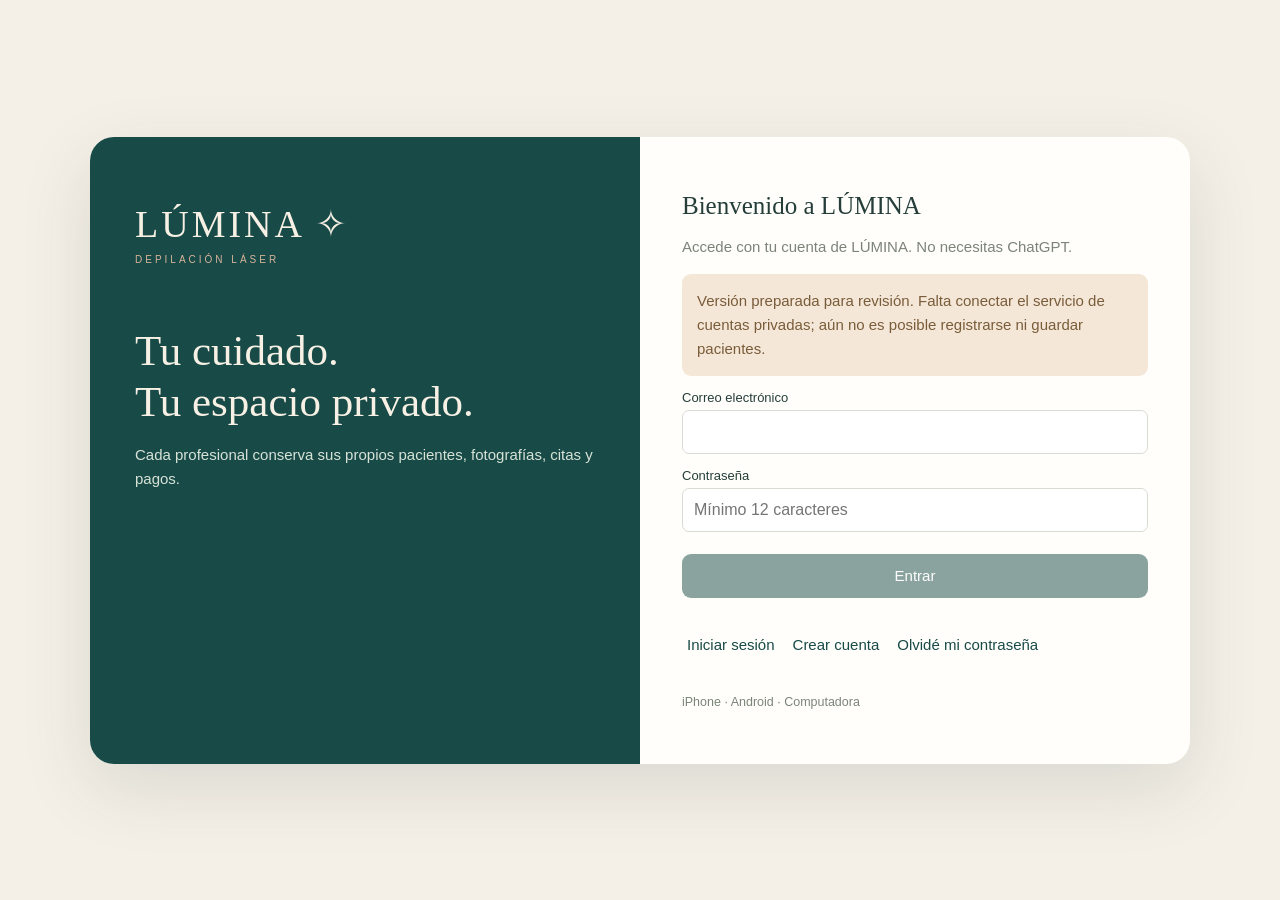
<file: web/index.html>
<!doctype html><html lang="es"><meta charset="utf-8"><meta name="viewport" content="width=device-width,initial-scale=1"><link rel="manifest" href="manifest.webmanifest"><link rel="apple-touch-icon" href="apple-touch-icon.png"><link rel="stylesheet" href="account.css"><meta name="theme-color" content="#184a47"><meta name="apple-mobile-web-app-capable" content="yes"><meta name="apple-mobile-web-app-title" content="LÚMINA"><title>LÚMINA · Agenda</title><style>
:root{--green:#184a47;--cream:#f7f4ee;--line:#e7e2d9;--terra:#b8795c}*{box-sizing:border-box}body{margin:0;background:var(--cream);color:#253e3a;font:15px 'Segoe UI',sans-serif}button,input,select,textarea{font:inherit}button{cursor:pointer;border:0;border-radius:9px;padding:12px 18px;background:var(--green);color:white}button.secondary{background:#ebe9e1;color:var(--green)}aside{width:235px;background:#fffdf8;border-right:1px solid var(--line);position:fixed;height:100vh;padding:36px 23px}.logo{font:38px Georgia;letter-spacing:3px}.sub{font-size:10px;letter-spacing:3px;margin:8px 0 45px}nav button{width:100%;text-align:left;background:transparent;color:#65736e;margin:5px 0}nav button.active{background:#e3ece6;color:var(--green)}.asidefoot{position:absolute;bottom:25px;font-size:12px;color:#79857d}main{margin-left:235px;padding:35px 45px;max-width:1500px}header{display:flex;justify-content:space-between;align-items:center;padding-bottom:25px;border-bottom:1px solid var(--line)}.eyebrow{text-transform:uppercase;letter-spacing:2px;font-size:11px;color:#8b8e7e}h1{font:36px Georgia;margin:10px 0}h2{font:25px Georgia;margin:0 0 15px}p{color:#7c847a;line-height:1.6}.hero{padding:28px 32px;background:#e4eae0;border-radius:15px;margin:25px 0;position:relative;overflow:hidden}.hero:after{content:'✧';position:absolute;right:45px;top:-30px;font:160px Georgia;color:#b8c7b7}.cards{display:grid;grid-template-columns:repeat(3,1fr);gap:18px;margin:24px 0}.card,.panel{background:#fffefa;border:1px solid var(--line);border-radius:13px;padding:23px}.value{font:35px Georgia;margin-top:13px}.grid{display:grid;grid-template-columns:1.5fr 1fr;gap:22px}.row{display:flex;align-items:center;justify-content:space-between;gap:15px;padding:17px 0;border-bottom:1px solid var(--line)}.pill{background:#e5ede4;color:#446b49;border-radius:20px;padding:6px 12px;font-size:12px}.pending{background:#f5e7d8;color:#986631}small{color:#858b80}.empty{padding:38px 10px;text-align:center;color:#8a8f85}.toolbar{display:flex;gap:10px;margin:25px 0;align-items:center;flex-wrap:wrap}input,select,textarea{padding:11px;border:1px solid #d8ddd3;background:white;border-radius:7px;color:#253e3a;width:100%}label{display:block;margin:14px 0 5px;font-size:13px}dialog{border:0;border-radius:15px;padding:28px;width:min(580px,94vw);max-height:90vh;color:#253e3a}dialog::backdrop{background:#152b2980}.two{display:grid;grid-template-columns:1fr 1fr;gap:14px}.actions{display:flex;justify-content:flex-end;gap:10px;margin-top:22px}.month{display:grid;grid-template-columns:repeat(7,1fr);gap:5px}.day{min-height:85px;border:1px solid var(--line);border-radius:7px;padding:8px;background:white;cursor:pointer}.day.today{border:2px solid var(--green)}.day small{display:block;color:var(--terra);font-size:11px;margin-top:8px}.notice{font-size:12px;padding:14px;background:#eee9df;border-radius:8px;margin-top:24px}.areas{display:grid;grid-template-columns:repeat(3,1fr);gap:14px}.checkrow{display:flex;gap:12px;align-items:center;padding:9px 0}.checkrow input[type=checkbox]{width:auto}.checkrow input[type=number]{width:110px;margin-left:auto}.link{background:transparent;color:var(--green);padding:5px}table{width:100%;border-collapse:collapse;text-align:left}td,th{padding:15px 9px;border-bottom:1px solid var(--line)}@media(max-width:800px){aside{position:static;width:auto;height:auto;padding:18px}.sub{margin-bottom:15px}nav{display:flex;overflow:auto}nav button{width:auto;white-space:nowrap}.asidefoot{display:none}main{margin:0;padding:22px 16px}.grid{grid-template-columns:1fr}.cards{gap:8px}.card{padding:14px}.value{font-size:26px}.areas{grid-template-columns:1fr 1fr}.day{min-height:65px;padding:5px;font-size:12px}header{gap:12px}h1{font-size:29px}.hero:after{display:none}}

aside{overflow-y:auto}nav{padding-bottom:90px}.asidefoot{display:none}.toolbar{flex-wrap:wrap}.row{flex-wrap:wrap}#cover{position:fixed;inset:0;z-index:20;background:radial-gradient(ellipse at 15% 20%,#fffcf6 0,#eee5d9 70%);align-items:center;justify-content:center;gap:7vw;padding:55px;overflow:auto}#cover:before{content:'';position:absolute;inset:0;pointer-events:none;background:linear-gradient(120deg,transparent 20%,#d3c3aa22 40%,transparent 55%)}.cover-art{width:min(44vw,550px);position:relative}.cover-art>img{width:100%;border-radius:50%;box-shadow:0 24px 60px #3c332529}.brand-circle{aspect-ratio:1;border-radius:50%;background:#eee5da;border:16px solid #598077;outline:2px solid #b79573;outline-offset:4px;box-shadow:0 30px 50px #4f3c3029,inset 0 0 0 3px #c4a181;display:flex;align-items:center;justify-content:center;flex-direction:column;position:relative;overflow:hidden}.brand-title{font:clamp(34px,5.4vw,80px) Georgia;color:#252722;letter-spacing:-3px;text-shadow:1px 2px 2px #b0a596;z-index:1}.brand-caption{letter-spacing:5px;font-size:clamp(9px,1vw,14px);margin-top:18px;z-index:1}.sun-mark{color:#b8795c;font:65px Georgia;position:absolute;right:16%;top:14%}.brand-wave{position:absolute;bottom:-25%;left:35%;width:100%;height:45%;background:#713f47;transform:rotate(-20deg);border-radius:50%;border:2px solid #bd9a76;box-shadow:0 -30px 0 #b8795c}.cover-copy{max-width:460px;position:relative}.cover-copy h1{font-size:clamp(30px,3.1vw,48px);line-height:1.22;margin:25px 0}.cover-copy p{font-size:18px;margin-bottom:30px}.cover-copy button{display:block;margin:12px 0}.cover-copy small{display:block;margin-top:35px;font-size:11px;letter-spacing:2px;text-transform:uppercase}dialog{overscroll-behavior:contain}img{object-fit:contain}.two>div{min-width:0}@media(max-width:800px){#cover{flex-direction:column;padding:30px 25px;gap:30px;justify-content:flex-start}.cover-art{width:min(72vw,340px)}.cover-copy{text-align:center}.cover-copy button{margin:15px auto}.cover-copy h1{margin:15px 0}.brand-title{font-size:48px}.brand-caption{font-size:10px;letter-spacing:3px}nav{padding-bottom:0}aside{position:static}#modal .two{gap:10px}}
/* Phone layouts in portrait and landscape, including short viewports. */
html{width:100%;overflow-x:hidden}body{min-width:280px}main,header,#view,.panel,.card{min-width:0}button,input,select,textarea{min-height:44px}input,select,textarea{max-width:100%;font-size:16px}button{white-space:normal;overflow-wrap:anywhere}p,strong,small,h1,h2,h3{overflow-wrap:anywhere}dialog{width:min(680px,calc(100vw - 24px));max-height:calc(100dvh - 24px);overflow:auto;padding:24px;scrollbar-gutter:stable}dialog .actions{position:sticky;bottom:-24px;background:#fffefa;padding:14px 0;border-top:1px solid var(--line);z-index:2}.actions{flex-wrap:wrap}.row>div{min-width:0}canvas{max-width:100%}.month{min-width:0}.month>*{min-width:0}.day{overflow-wrap:anywhere}.cover-copy small{padding-bottom:env(safe-area-inset-bottom)}
@media(max-width:1000px){aside{position:static;width:100%;height:auto;padding:18px 20px 10px;overflow:visible;border-right:0;border-bottom:1px solid var(--line)}aside .logo{font-size:30px}aside .sub{margin:5px 0 16px}nav{display:flex;gap:6px;overflow-x:auto;overscroll-behavior-x:contain;padding:0 0 8px;scroll-snap-type:x proximity}nav button{flex:0 0 auto;width:auto;white-space:nowrap;margin:0;scroll-snap-align:start;padding:10px 15px}main{margin:0;width:100%;max-width:none;padding:22px}header{align-items:center;gap:12px}header>div{flex:1;min-width:0}header>button{flex:0 0 auto}.grid{grid-template-columns:1fr}.hero{padding:24px}.areas{grid-template-columns:repeat(2,minmax(0,1fr))}.cards{grid-template-columns:repeat(3,minmax(0,1fr));gap:10px}.value{font-size:clamp(22px,3.5vw,34px)}#cover{min-height:100dvh;align-items:center;padding:30px;gap:35px}.cover-art{flex-shrink:0}.two{grid-template-columns:repeat(2,minmax(0,1fr))}}
@media(max-width:600px) and (orientation:portrait){main{padding:18px 12px}header{flex-wrap:wrap;align-items:flex-start}header>div{flex-basis:100%}header>button{width:100%}h1{font-size:29px}.cards{grid-template-columns:1fr;gap:9px}.card{padding:17px}.cards .card{display:flex;justify-content:space-between;align-items:center;gap:15px}.cards .value{margin:0;font-size:27px}.panel{padding:17px}.areas{grid-template-columns:1fr}.toolbar{align-items:stretch}.toolbar>input,.toolbar>button{width:100%;max-width:none!important}.two{grid-template-columns:1fr}.month{gap:3px}.day{padding:5px 3px;min-height:65px}.day small{font-size:10px}.row{align-items:flex-start}.row>div{width:100%}.row>div:last-child{display:flex;align-items:center;justify-content:space-between;gap:8px}.checkrow{flex-wrap:wrap}.checkrow span{flex:1;min-width:100px}.checkrow input[type=number]{width:100px}.actions>button{flex:1}dialog{padding:18px;max-height:calc(100dvh - 16px);width:calc(100vw - 16px)}dialog .actions{bottom:-18px}#cover{flex-direction:column;justify-content:flex-start;padding:28px 20px;gap:24px}.cover-art{width:min(76vw,330px)}.cover-copy{text-align:center}.cover-copy h1{font-size:30px}.cover-copy p{font-size:16px}.cover-copy button{margin:12px auto}.cover-copy small{margin-top:20px}.brand-title{font-size:clamp(36px,12vw,56px)}}
@media(max-width:1000px) and (orientation:landscape){aside{padding:12px 20px 4px}aside .logo{font-size:25px}aside .sub{margin:2px 0 10px;font-size:9px}main{padding:16px 22px}header{padding-bottom:14px}h1{font-size:27px;margin:5px 0}.hero{margin:16px 0;padding:20px}.hero:after{display:none}.cards{margin:15px 0}.areas{grid-template-columns:repeat(3,minmax(0,1fr))}.card{padding:16px}.day{min-height:62px}#cover{flex-direction:row;justify-content:center;align-items:center;gap:5vw;padding:20px 30px}.cover-art{width:min(37vw,65dvh,340px)}.cover-copy{width:49%;max-width:450px;text-align:left}.cover-copy h1{font-size:clamp(24px,3.6vw,35px);margin:14px 0}.cover-copy p{font-size:15px;margin:10px 0 15px}.cover-copy button{margin:8px 0}.cover-copy small{margin-top:12px}.brand-title{font-size:clamp(30px,6vw,54px)}.brand-caption{font-size:9px;letter-spacing:3px}.sun-mark{font-size:40px}.brand-circle{border-width:10px}.two{grid-template-columns:repeat(2,minmax(0,1fr))}}
@media(max-height:380px) and (orientation:landscape){#cover{align-items:flex-start}.cover-art{width:min(32vw,250px)}.cover-copy h1{font-size:24px}.cover-copy .eyebrow{font-size:9px}.cover-copy small{margin-top:8px}}

</style><body data-locked><section id="accountGate" aria-label="Acceso a LÚMINA"></section><aside><div class="logo">LÚMINA<span style="color:#b8795c">✧</span></div><div class="sub">DEPILACIÓN LÁSER</div><nav id="nav"></nav><div class="asidefoot">Cuidado que se siente.<br>Belleza que ilumina.</div></aside><main><div id="cloudBar"><div><span id="cloudStatus" role="status">Inicia sesión para consultar tus pacientes.</span><button class="link" onclick="cloudRetry()">Reintentar guardado</button></div><div class="account-buttons"><span id="accountEmail"></span><button class="secondary" onclick="cloudSignOut()">Salir</button></div></div><header><div><div class="eyebrow">Tu espacio de gestión</div><h1 id="title"></h1></div><button onclick="appointment()">＋ Nueva cita</button></header><div id="view"></div><div class="notice">Vista previa · Los datos se guardan solo en este navegador. Los recordatorios del navegador requieren permiso y la página abierta; aún no hay envío automático por WhatsApp, SMS ni notificaciones con la app cerrada.</div></main><dialog id="modal"></dialog><script>
const $=s=>document.querySelector(s), esc=s=>String(s??'').replace(/[&<>"']/g,c=>({'&':'&amp;','<':'&lt;','>':'&gt;','"':'&quot;',"'":'&#39;'}[c]));const money=n=>new Intl.NumberFormat('es-CR',{style:'currency',currency:'CRC',maximumFractionDigits:0}).format(n);const today=()=>new Date().toLocaleDateString('en-CA');let db;db=db||{patients:[],appointments:[],areas:['Rostro','Labio superior','Mentón','Cuello','Axilas','Brazos completos','Medios brazos','Pecho','Abdomen','Espalda','Bikini','Bikini completo','Glúteos','Piernas completas','Medias piernas','Manos','Pies','Cuerpo completo'].map((name,i)=>({id:String(i),name,price:0})),reminders:false};let page='Inicio',month=new Date();function save(){localStorage.setItem('lumina-v1',JSON.stringify(db));render()}function person(id){return db.patients.find(p=>p.id===id)||{name:'Paciente eliminado'}}function total(a){return a.items.reduce((s,i)=>s+Number(i.price),0)}function balance(a){return Math.max(0,total(a)-a.paid)}function open(html){$('#modal').innerHTML='<button type="button" aria-label="Cerrar ventana" style="float:right;background:transparent;color:#184a47;font-size:24px;padding:0 5px" onclick="closeModal()">×</button>'+html;if(!$('#modal').open)$('#modal').showModal()}function closeModal(){$('#modal').close()}function footer(){return '<div class="actions"><button type="button" class="secondary" onclick="closeModal()">Cerrar</button><button>Guardar</button></div>'}function list(a){return a.length?a.map(x=>`<div class="row"><div><strong>${esc(x.time)} · ${esc(person(x.patient).name)}</strong><br><small>${esc(x.date)} · ${x.items.map(i=>esc(i.name)).join(', ')} · ${x.duration} min</small></div><div><span class="pill ${balance(x)?'pending':''}">${x.cancelled?'Cita cancelada':balance(x)?'Pago pendiente':'Pago cancelado'}</span><button class="link" onclick="detail('${x.id}')">Ver →</button></div></div>`).join(''):'<div class="empty">Aún no hay citas. Agenda tu primera sesión.</div>'}function render(){let names=['Inicio','Calendario','Pacientes','Áreas y precios','Pagos','Recordatorios'];$('#nav').innerHTML=names.map((n,i)=>`<button class="${page===n?'active':''}" onclick="page='${n}';render()">${['◈','▦','♧','✧','◉','♧'][i]} &nbsp; ${n}</button>`).join('');$('#title').textContent=page==='Inicio'?'Cada sesión, un nuevo comienzo':page;let active=db.appointments.filter(a=>!a.cancelled),due=active.reduce((s,a)=>s+balance(a),0),paid=active.reduce((s,a)=>s+a.paid,0);if(page==='Inicio')$('#view').innerHTML=`<div class="hero"><div class="eyebrow">Lúmina · Agenda y pacientes</div><h2 style="margin-top:14px">Más tiempo para cuidar.</h2><p>Organiza tus citas, acompaña cada tratamiento<br>y lleva tus pagos con claridad.</p><button onclick="patient()">＋ Crear paciente</button></div><div class="cards"><div class="card"><small>CITAS DE HOY</small><div class="value">${active.filter(a=>a.date===today()).length}</div></div><div class="card"><small>PACIENTES</small><div class="value">${db.patients.length}</div></div><div class="card"><small>POR COBRAR</small><div class="value">${money(due)}</div></div></div><div class="grid"><div class="panel"><h2>Próximas citas</h2>${list(active.filter(a=>a.date>=today()).sort((a,b)=>(a.date+a.time).localeCompare(b.date+b.time)).slice(0,5))}</div><div class="panel"><div class="eyebrow">Seguimiento personalizado</div><h2 style="margin-top:20px">Cada paciente es único</h2><p>Conserva sus áreas, precios acordados, observaciones e historial de sesiones en un solo lugar.</p><button class="secondary" onclick="page='Pacientes';render()">Ver expedientes →</button></div></div>`;
if(page==='Pacientes')$('#view').innerHTML=`<div class="toolbar"><input placeholder="Buscar por nombre o teléfono" oninput="filterPatients(this.value)" style="max-width:360px"><button onclick="patient()">＋ Crear paciente</button></div><div id="patients" class="panel"></div>`,filterPatients('');if(page==='Áreas y precios')$('#view').innerHTML=`<p>Configura tarifas base. Puedes ajustar el precio de cada área para cada paciente y cita. Moneda: colones costarricenses.</p><button onclick="area()">＋ Nueva área</button><div class="areas" style="margin-top:22px">${db.areas.map(a=>`<div class="card"><h2 style="font-size:20px">${esc(a.name)}</h2><p>${money(a.price)}</p><button class="link" onclick="area('${a.id}')">Editar tarifa →</button></div>`).join('')}</div>`;if(page==='Pagos')$('#view').innerHTML=`<div class="cards"><div class="card">Total registrado<div class="value">${money(active.reduce((s,a)=>s+total(a),0))}</div></div><div class="card">Pagos recibidos<div class="value">${money(paid)}</div></div><div class="card">Pendiente<div class="value">${money(due)}</div></div></div><div class="panel"><h2>Control de pagos</h2>${list(active)}</div>`;if(page==='Calendario')calendar();if(page==='Recordatorios')$('#view').innerHTML=`<div class="panel" style="margin-top:25px"><h2>Recordatorios de citas</h2><p>Recibe un aviso 24 horas antes y 1 hora antes de cada cita, mientras esta página esté abierta.</p><button onclick="enableNotifications()">Activar avisos del navegador</button><p>Estado: ${db.reminders?'Activados en esta vista previa':'Sin activar'}</p><p>Para recibir recordatorios con la aplicación cerrada será necesaria una integración de notificaciones en una siguiente etapa.</p><h2>Próximas sesiones</h2>${list(active.filter(a=>a.date>=today()))}</div>`}
function filterPatients(q){q=q.toLowerCase();$('#patients').innerHTML=db.patients.filter(p=>(p.name+p.phone).toLowerCase().includes(q)).map(p=>`<div class="row"><div><strong>${esc(p.name)}</strong><br><small>${esc(p.phone)} · ${esc(p.email)}</small></div><button class="secondary" onclick="record('${p.id}')">Abrir expediente →</button></div>`).join('')||'<div class="empty">No hay pacientes para mostrar.</div>'}function area(id){let a=db.areas.find(a=>a.id===id)||{};open(`<h2>${id?'Editar':'Nueva'} área</h2><form onsubmit="saveArea(event,'${id||''}')"><label>Nombre</label><input name="name" required value="${esc(a.name||'')}"><label>Precio base (₡)</label><input name="price" type="number" min="0" required value="${a.price||0}">${footer()}</form>`)}function saveArea(e,id){e.preventDefault();let f=new FormData(e.target),a={id:id||crypto.randomUUID(),name:f.get('name'),price:Number(f.get('price'))};id?Object.assign(db.areas.find(x=>x.id===id),a):db.areas.push(a);closeModal();save()}
function patient(id){let p=db.patients.find(p=>p.id===id)||{};open(`<h2>${id?'Editar expediente':'Nuevo paciente'}</h2><form onsubmit="savePatient(event,'${id||''}')"><label>Nombre completo</label><input required name="name" value="${esc(p.name||'')}"><div class="two"><div><label>Teléfono</label><input name="phone" type="tel" value="${esc(p.phone||'')}"></div><div><label>Correo</label><input name="email" type="email" value="${esc(p.email||'')}"></div></div><label>Fecha de nacimiento</label><input type="date" name="birth" value="${esc(p.birth||'')}"><label>Observaciones / antecedentes declarados</label><textarea name="notes" rows="3">${esc(p.notes||'')}</textarea><label>Áreas y precios acordados (₡)</label>${db.areas.map(a=>`<div class="checkrow"><span>${esc(a.name)}</span><input aria-label="Precio ${esc(a.name)}" type="number" min="0" name="price_${a.id}" placeholder="Base ${a.price}" value="${p.prices?.[a.id]??''}"></div>`).join('')}${footer()}</form>`)}function savePatient(e,id){e.preventDefault();let f=new FormData(e.target),old=db.patients.find(p=>p.id===id),p={id:id||crypto.randomUUID(),name:f.get('name'),phone:f.get('phone'),email:f.get('email'),birth:f.get('birth'),notes:f.get('notes'),prices:{}};db.areas.forEach(a=>{if(f.get('price_'+a.id)!=='')p.prices[a.id]=Number(f.get('price_'+a.id))});old?Object.assign(old,p):db.patients.push(p);closeModal();save()}function record(id){let p=person(id);open(`<h2>${esc(p.name)}</h2><p>${esc(p.phone)} · ${esc(p.email)}<br>Nacimiento: ${esc(p.birth||'Sin registrar')}</p><h3>Observaciones</h3><p style="white-space:pre-wrap">${esc(p.notes||'Sin observaciones')}</p><button class="secondary" onclick="closeModal();patient('${id}')">Editar expediente y precios</button><h3>Historial de sesiones</h3>${list(db.appointments.filter(a=>a.patient===id))}<div class="actions"><button onclick="closeModal()">Cerrar</button></div>`)}
function appointment(date=today()){if(!db.patients.length){patient();return}open(`<h2>Nueva cita</h2><form onsubmit="saveAppointment(event)"><label>Paciente</label><select name="patient" onchange="updatePrices(this.value)">${db.patients.map(p=>`<option value="${p.id}">${esc(p.name)}</option>`).join('')}</select><div class="two"><div><label>Fecha</label><input name="date" type="date" value="${date}" required></div><div><label>Hora</label><input name="time" type="time" value="09:00" required></div></div><label>Duración (minutos)</label><input name="duration" type="number" min="5" step="5" value="30" required><label>Áreas de tratamiento y precio por sesión (₡)</label>${db.areas.map(a=>`<div class="checkrow"><input type="checkbox" aria-label="Seleccionar ${esc(a.name)}" name="area" value="${a.id}"><span>${esc(a.name)}</span><input type="number" min="0" required name="price_${a.id}" aria-label="Precio ${esc(a.name)}" value="${db.patients[0].prices?.[a.id]??a.price}"></div>`).join('')}<label>Abono recibido (₡)</label><input name="paid" type="number" min="0" value="0" required><label>Notas de sesión</label><textarea name="notes"></textarea><p id="error" style="color:#a34b36"></p>${footer()}</form>`)}function updatePrices(id){let p=person(id);db.areas.forEach(a=>$('#modal [name="price_'+a.id+'"]').value=p.prices?.[a.id]??a.price)}function saveAppointment(e){e.preventDefault();let f=new FormData(e.target),items=f.getAll('area').map(id=>({id,name:db.areas.find(a=>a.id===id).name,price:Number(f.get('price_'+id))})),duration=Number(f.get('duration')),date=f.get('date'),time=f.get('time'),start=new Date(date+'T'+time).getTime(),paid=Number(f.get('paid'));if(!items.length){$('#error').textContent='Selecciona al menos un área.';return}if(paid>items.reduce((s,i)=>s+i.price,0)){$('#error').textContent='El abono no puede superar el total.';return}if(db.appointments.some(a=>!a.cancelled&&start<new Date(a.date+'T'+a.time).getTime()+a.duration*60000&&start+duration*60000>new Date(a.date+'T'+a.time).getTime())){$('#error').textContent='Este horario coincide con otra cita. Elige otro horario.';return}db.appointments.push({id:crypto.randomUUID(),patient:f.get('patient'),date,time,duration,items,paid,notes:f.get('notes'),cancelled:false});closeModal();save()}
function detail(id){let a=db.appointments.find(a=>a.id===id);open(`<h2>${esc(person(a.patient).name)}</h2><p>${esc(a.date)} · ${esc(a.time)} · ${a.duration} minutos</p>${a.items.map(i=>`<div class="row">${esc(i.name)}<strong>${money(i.price)}</strong></div>`).join('')}<p>Total: ${money(total(a))}<br>Pagado: ${money(a.paid)}<br><strong>Pendiente: ${money(balance(a))}</strong></p><p>${esc(a.notes)}</p>${a.cancelled?'<p>Cita cancelada. Sus pagos se conservan en el historial.</p>':`<form onsubmit="payment(event,'${id}')"><label>Registrar abono adicional (₡)</label><input type="number" min="1" max="${balance(a)}" name="amount" required ${balance(a)?'':'disabled'}><div class="actions">${balance(a)?'<button>Registrar pago</button>':''}<button type="button" class="secondary" onclick="cancelAppointment('${id}')">Cancelar cita</button></div></form><button class="link" onclick="downloadICS('${id}')">↓ Añadir a mi calendario con recordatorio</button>`}<div class="actions"><button class="secondary" onclick="closeModal()">Cerrar</button></div>`)}function payment(e,id){e.preventDefault();let a=db.appointments.find(a=>a.id===id),n=Number(new FormData(e.target).get('amount'));if(n>0&&n<=balance(a)){a.paid+=n;save();closeModal();detail(id)}}function cancelAppointment(id){if(confirm('¿Cancelar esta cita? Se conservará su historial.')){db.appointments.find(a=>a.id===id).cancelled=true;closeModal();save()}}function calendar(){let y=month.getFullYear(),m=month.getMonth(),first=new Date(y,m,1),offset=(first.getDay()+6)%7,days=new Date(y,m+1,0).getDate();$('#view').innerHTML=`<div class="toolbar"><button class="secondary" onclick="month.setMonth(month.getMonth()-1);calendar()">←</button><h2 style="margin:0;min-width:210px">${month.toLocaleDateString('es',{month:'long',year:'numeric'})}</h2><button class="secondary" onclick="month.setMonth(month.getMonth()+1);calendar()">→</button></div><div class="month">${['Lun','Mar','Mié','Jue','Vie','Sáb','Dom'].map(d=>`<small>${d}</small>`).join('')}${'<div></div>'.repeat(offset)}${Array.from({length:days},(_,i)=>{let date=y+'-'+String(m+1).padStart(2,'0')+'-'+String(i+1).padStart(2,'0'),a=db.appointments.filter(a=>a.date===date&&!a.cancelled);return `<div class="day ${date===today()?'today':''}" onclick="dayView('${date}')">${i+1}${a.length?`<small>${a.length} cita${a.length>1?'s':''}</small>`:''}</div>`}).join('')}</div><p>Selecciona un día para ver o agendar sus sesiones.</p>`}function dayView(date){open(`<h2>${date}</h2>${list(db.appointments.filter(a=>a.date===date))}<div class="actions"><button class="secondary" onclick="closeModal()">Cerrar</button><button onclick="closeModal();appointment('${date}')">＋ Agendar</button></div>`)}async function enableNotifications(){if(!('Notification'in window)){alert('Este navegador no admite avisos.');return}let p=await Notification.requestPermission();db.reminders=p==='granted';save();if(!db.reminders)alert('No se concedió permiso. Puedes habilitarlo en la configuración del navegador.')}let sent=new Set();setInterval(()=>{if(true||!db.reminders||!('Notification'in window)||Notification.permission!=='granted')return;db.appointments.filter(a=>!a.cancelled).forEach(a=>{let diff=new Date(a.date+'T'+a.time)-Date.now();[24,1].forEach(h=>{let key=a.id+h;if(diff>0&&diff<=h*3600000&&diff>(h*3600000-60000)&&!sent.has(key)){new Notification('LÚMINA · Próxima cita',{body:person(a.patient).name+' · '+a.date+' '+a.time});sent.add(key)}})})},30000);function downloadICS(id){let a=db.appointments.find(a=>a.id===id),stamp=d=>d.getFullYear()+String(d.getMonth()+1).padStart(2,'0')+String(d.getDate()).padStart(2,'0')+'T'+String(d.getHours()).padStart(2,'0')+String(d.getMinutes()).padStart(2,'0')+'00',start=new Date(a.date+'T'+a.time),end=new Date(+start+a.duration*60000),data=['BEGIN:VCALENDAR','VERSION:2.0','PRODID:-//Lumina//Agenda//ES','BEGIN:VEVENT','UID:'+a.id+'@lumina','DTSTAMP:'+new Date().toISOString().replace(/[-:]/g,'').replace(/\.\d{3}/,''),'DTSTART:'+stamp(start),'DTEND:'+stamp(end),'SUMMARY:Cita LÚMINA Depilación Láser','BEGIN:VALARM','TRIGGER:-P1D','ACTION:DISPLAY','DESCRIPTION:Recordatorio de cita','END:VALARM','END:VEVENT','END:VCALENDAR'].join('\r\n'),url=URL.createObjectURL(new Blob([data],{type:'text/calendar'})),link=document.createElement('a');link.href=url;link.download='cita-lumina.ics';link.click();setTimeout(()=>URL.revokeObjectURL(url),1000)}render();
</script>

<script>
// Local preview enhancements. No external services or publication.
db.packages ||= []; db.receipts ||= []; db.care ||= ''; db.revision=2;
for(const a of db.appointments){a.status ||= a.cancelled?'Cancelada':'Programada';a.changes ||= [];a.treatment ||= {};}
const baseRender=render,baseRecord=record,baseDetail=detail,baseSavePatient=savePatient;
const go=p=>{page=p;render()};
function downloadFile(name,data,type='application/json'){const u=URL.createObjectURL(new Blob([data],{type}));const a=document.createElement('a');a.href=u;a.download=name;a.click();setTimeout(()=>URL.revokeObjectURL(u),2000)}
function forms(html,handler){open(`<form onsubmit="${handler}">${html}${footer()}</form>`)}
function field(label,name,value='',type='text',extra=''){return `<label>${esc(label)}</label><input name="${name}" type="${type}" value="${esc(value)}" ${extra}>`}
function pickPatient(){return `<label>Paciente</label><select name="patient">${db.patients.map(p=>`<option value="${p.id}">${esc(p.name)}</option>`).join('')}</select>`}
function pickArea(){return `<label>Área</label><select name="area">${db.areas.map(p=>`<option value="${p.id}">${esc(p.name)}</option>`).join('')}</select>`}
function packageUsed(p){return db.appointments.filter(a=>a.patient===p.patient&&a.status==='Realizada'&&a.packageId===p.id).length}
render=function(){baseRender();const extra=['Paquetes','Reportes','Indicaciones','Respaldo y acceso'];$('#nav').innerHTML+=extra.map(n=>`<button class="${page===n?'active':''}" onclick="go('${n}')">${n}</button>`).join('');$('#nav').innerHTML+='<button onclick="showCover()">Volver a portada</button>';if(page==='Paquetes')packagesView();if(page==='Reportes')reportsView();if(page==='Indicaciones')careView();if(page==='Respaldo y acceso')settingsView()};
record=function(id){baseRecord(id);const p=person(id),container=document.createElement('section');container.innerHTML=`<h3>Sesiones realizadas por área</h3>${db.areas.map(ar=>{let n=db.appointments.filter(a=>a.patient===id&&a.status==='Realizada'&&a.items.some(i=>i.id===ar.id)).length;return n?`<div class="row">${esc(ar.name)}<span class="pill">${n} sesiones</span></div>`:''}).join('')||'<p>Aún no hay sesiones marcadas como realizadas.</p>'}<h3>Documentos y evolución</h3><div class="toolbar"><button class="secondary" onclick="consentForm('${id}')">Consentimiento</button><button class="secondary" onclick="photos('${id}')">Fotografías</button></div><p>${p.consent?'Consentimiento registrado: '+esc(p.consent.date):'Consentimiento pendiente de registrar'}</p>`;$('#modal').append(container)};
detail=function(id){baseDetail(id);const a=db.appointments.find(a=>a.id===id);const section=document.createElement('section');section.innerHTML=`<h3>Gestión de la sesión</h3><p>Estado: <strong>${esc(a.status)}</strong></p><div class="toolbar">${!a.cancelled?`<button class="secondary" onclick="reschedule('${id}')">Reprogramar</button><button class="secondary" onclick="treatmentForm('${id}')">Registrar sesión</button><button class="secondary" onclick="setAttendance('${id}','Confirmada')">Confirmar</button><button class="secondary" onclick="setAttendance('${id}','Ausente')">Ausencia</button>`:''}</div>${a.treatment?.professional?`<p>Profesional: ${esc(a.treatment.professional)}<br>Equipo: ${esc(a.treatment.equipment)}<br>Parámetros: ${esc(a.treatment.parameters)}<br>Observaciones: ${esc(a.treatment.observations)}</p>`:''}<h3>Comprobantes de abonos</h3>${db.receipts.filter(r=>r.appointment===id).map(r=>`<div class="row"><span>${esc(r.date)} · ${money(r.amount)} · ${esc(r.method)}</span><button class="link" onclick="receipt('${r.id}')">Descargar</button></div>`).join('')||'<p>Sin comprobantes individuales. El saldo anterior se conserva.</p>'}<h3>Cambios de horario</h3>${a.changes.map(c=>`<p>${esc(c.from)} → ${esc(c.to)}<br>${esc(c.reason)}</p>`).join('')||'<p>Sin cambios.</p>'}`;$('#modal').append(section);const paymentForm=$('#modal form');if(paymentForm){const label=document.createElement('label');label.innerHTML='Método de pago<select name="method"><option>Efectivo</option><option>SINPE</option><option>Tarjeta</option><option>Transferencia</option></select>';paymentForm.prepend(label)}};
payment=function(e,id){e.preventDefault();const a=db.appointments.find(a=>a.id===id),f=new FormData(e.target),amount=Number(f.get('amount'));if(amount<=0||amount>balance(a))return;const r={id:crypto.randomUUID(),appointment:id,patient:a.patient,amount,method:f.get('method')||'Efectivo',date:new Date().toISOString(),number:'LUM-'+String(db.receipts.length+1).padStart(5,'0')};a.paid+=amount;db.receipts.push(r);save();detail(id)};
function receipt(id){const r=db.receipts.find(r=>r.id===id),a=db.appointments.find(a=>a.id===r.appointment);downloadFile(r.number+'.html',`<!doctype html><meta charset="utf-8"><title>${esc(r.number)}</title><style>body{font:17px Georgia;max-width:650px;margin:60px auto;color:#184a47;padding:25px}hr{border:0;border-top:1px solid #ccc}</style><h1>LÚMINA</h1><p>DEPILACIÓN LÁSER</p><hr><h2>Comprobante de abono ${esc(r.number)}</h2><p>Paciente: ${esc(person(r.patient).name)}</p><p>Fecha: ${esc(new Date(r.date).toLocaleString('es-CR'))}</p><p>Recibido: <strong>${money(r.amount)}</strong></p><p>Método: ${esc(r.method)}</p><p>Cita: ${esc(a.date)} ${esc(a.time)}</p><p>Áreas: ${a.items.map(i=>esc(i.name)).join(', ')}</p><hr><small>Comprobante interno de pago. No sustituye una factura electrónica.</small>`,'text/html')}
function setAttendance(id,status){const a=db.appointments.find(a=>a.id===id);a.status=status;save();detail(id)}
function reschedule(id){const a=db.appointments.find(a=>a.id===id);forms(`<h2>Reprogramar cita</h2>${field('Fecha','date',a.date,'date','required')}${field('Hora','time',a.time,'time','required')}${field('Motivo del cambio','reason','','text','required')}<p id="scheduleError" role="alert"></p>`,`saveReschedule(event,'${id}')`)}
function saveReschedule(e,id){e.preventDefault();const f=new FormData(e.target),a=db.appointments.find(a=>a.id===id),date=f.get('date'),time=f.get('time'),s=+new Date(date+'T'+time);if(db.appointments.some(b=>b.id!==id&&!b.cancelled&&s<+new Date(b.date+'T'+b.time)+b.duration*60000&&s+a.duration*60000>+new Date(b.date+'T'+b.time))){$('#scheduleError').textContent='El horario coincide con otra cita.';return}a.changes.push({from:a.date+' '+a.time,to:date+' '+time,reason:f.get('reason'),at:new Date().toISOString()});a.date=date;a.time=time;a.status='Programada';closeModal();save()}
function treatmentForm(id){const a=db.appointments.find(a=>a.id===id),t=a.treatment;forms(`<h2>Registrar sesión realizada</h2>${field('Profesional responsable','professional',t.professional||'','text','required')}${field('Equipo utilizado','equipment',t.equipment||'')}${field('Parámetros registrados por el profesional','parameters',t.parameters||'')}<label>Observaciones y reacción declarada</label><textarea name="observations">${esc(t.observations||'')}</textarea><label>Aplicar a paquete</label><select name="package"><option value="">Sesión individual</option>${db.packages.filter(p=>p.patient===a.patient&&a.items.some(i=>i.id===p.area)&&(packageUsed(p)<p.sessions||a.packageId===p.id)).map(p=>`<option value="${p.id}" ${a.packageId===p.id?'selected':''}>${esc(p.name)} · ${packageUsed(p)}/${p.sessions} usadas</option>`).join('')}</select><p>Una sesión vinculada consume una unidad del paquete. Su cobro se gestiona en Paquetes; los cargos de esta cita se conservan y deben revisarse para evitar duplicarlos.</p>`,`saveTreatment(event,'${id}')`)}
function saveTreatment(e,id){e.preventDefault();const f=new FormData(e.target),a=db.appointments.find(a=>a.id===id),pid=f.get('package'),p=db.packages.find(p=>p.id===pid);if(a.packageId&&a.packageId!==pid){alert('Conserva el paquete asignado para mantener la trazabilidad del cobro.');return}if(p&&packageUsed(p)>=p.sessions&&a.packageId!==pid){alert('Este paquete no tiene sesiones disponibles.');return}if(p&&!a.packageId){const item=a.items.find(i=>i.id===p.area);if(!item)return;if(a.paid>total(a)-item.price){alert('Esta cita ya tiene abonos para el área del paquete. Revisa el cobro antes de vincularla.');return}item.originalPrice=item.price;item.price=0;}a.treatment={professional:f.get('professional'),equipment:f.get('equipment'),parameters:f.get('parameters'),observations:f.get('observations'),date:new Date().toISOString()};a.packageId=pid;a.status='Realizada';closeModal();save()}
function packagesView(){$('#view').innerHTML=`<div class="toolbar"><button onclick="packageForm()">+ Asignar paquete a paciente</button></div><p>Paquetes acordados individualmente. Los precios son totales por paquete, independientes de las citas.</p><div class="areas">${db.packages.map(p=>`<div class="card"><h2>${esc(p.name)}</h2><strong>${esc(person(p.patient).name)}</strong><p>${esc(db.areas.find(a=>a.id===p.area)?.name)}<br>${packageUsed(p)} de ${p.sessions} sesiones usadas<br>Total: ${money(p.price)}<br>Pagado: ${money(p.paid)}<br>Pendiente: ${money(p.price-p.paid)}</p><button class="secondary" onclick="packagePayment('${p.id}')">Registrar abono</button><button class="link" onclick="packageHistory('${p.id}')">Historial de pagos</button></div>`).join('')||'<div class="empty">Aún no hay paquetes asignados.</div>'}</div>`}
function packageForm(){if(!db.patients.length){patient();return}forms(`<h2>Nuevo paquete personalizado</h2>${pickPatient()}${pickArea()}${field('Nombre del paquete o promoción','name','','text','required')}${field('Cantidad de sesiones','sessions',6,'number','min="1" step="1" required')}${field('Precio total (CRC)','price',0,'number','min="0" required')}${field('Abono inicial (CRC)','paid',0,'number','min="0" required')}<label>Método</label><select name="method"><option>Efectivo</option><option>SINPE</option><option>Tarjeta</option></select>`,`savePackage(event)`)}
function savePackage(e){e.preventDefault();const f=new FormData(e.target),price=+f.get('price'),paid=+f.get('paid');if(paid>price){alert('El abono supera el precio.');return}db.packages.push({id:crypto.randomUUID(),patient:f.get('patient'),area:f.get('area'),name:f.get('name'),sessions:+f.get('sessions'),price,paid,payments:paid?[{date:new Date().toISOString(),amount:paid,method:f.get('method')}]:[]});closeModal();save()}
function packagePayment(id){const p=db.packages.find(p=>p.id===id);if(p.paid>=p.price){alert('El paquete ya está cancelado.');return}forms(`<h2>Abono de paquete</h2><p>${esc(p.name)} · Pendiente: ${money(p.price-p.paid)}</p>${field('Monto del abono','amount','','number',`min="1" max="${p.price-p.paid}" required`)}<label>Método</label><select name="method"><option>Efectivo</option><option>SINPE</option><option>Tarjeta</option></select>`,`savePackagePayment(event,'${id}')`)}
function savePackagePayment(e,id){e.preventDefault();const f=new FormData(e.target),p=db.packages.find(p=>p.id===id),amount=+f.get('amount');if(amount<=0||amount>p.price-p.paid)return;p.paid+=amount;p.payments.push({date:new Date().toISOString(),amount,method:f.get('method')});closeModal();save()}
function packageHistory(id){const p=db.packages.find(p=>p.id===id);open(`<h2>Pagos · ${esc(p.name)}</h2>${p.payments.map((r,i)=>`<div class="row">${esc(new Date(r.date).toLocaleDateString('es-CR'))} · ${money(r.amount)} · ${esc(r.method)}<button class="link" onclick="packageReceipt('${id}',${i})">Comprobante</button></div>`).join('')||'<p>Sin pagos.</p>'}`)}
function packageReceipt(id,index){const p=db.packages.find(p=>p.id===id),r=p.payments[index];downloadFile('Comprobante_paquete.html',`<!doctype html><meta charset="utf-8"><h1>LÚMINA · Comprobante interno</h1><p>Paciente: ${esc(person(p.patient).name)}</p><p>Paquete: ${esc(p.name)}</p><p>Fecha: ${esc(r.date)}</p><p>Recibido: ${money(r.amount)} · ${esc(r.method)}</p><small>No sustituye una factura electrónica.</small>`,'text/html')}
function reportsView(){$('#view').innerHTML=`<div class="toolbar"><label>Mes del reporte</label><input id="reportMonth" type="month" value="${today().slice(0,7)}" onchange="renderReport()" style="max-width:220px"><button class="secondary" onclick="exportReport()">Exportar CSV</button></div><div id="reportBody"></div>`;renderReport()}
function reportData(){const m=$('#reportMonth').value,appointments=db.appointments.filter(a=>a.date.startsWith(m)),receipts=db.receipts.filter(r=>r.date.startsWith(m));return {m,appointments,receipts,packageIncome:db.packages.flatMap(p=>p.payments).filter(r=>r.date.startsWith(m)).reduce((s,r)=>s+r.amount,0)}}
function renderReport(){const r=reportData(),income=r.receipts.reduce((s,r)=>s+r.amount,0)+r.packageIncome;$('#reportBody').innerHTML=`<div class="cards"><div class="card">Citas del mes<div class="value">${r.appointments.length}</div></div><div class="card">Ingresos con fecha registrada<div class="value">${money(income)}</div></div><div class="card">Deuda total actual<div class="value">${money(db.appointments.filter(a=>!a.cancelled).reduce((s,a)=>s+balance(a),0)+db.packages.reduce((s,p)=>s+p.price-p.paid,0))}</div></div><p>Los abonos de citas anteriores a esta actualización conservan su saldo, pero no se incluyen en ingresos mensuales porque no tienen fecha de pago registrada. No se contabilizan como ingresos los importes de paquetes aún no abonados.</p><div class="panel"><h2>Tratamientos solicitados en el mes</h2>${db.areas.map(a=>{let n=r.appointments.filter(c=>!c.cancelled&&c.items.some(i=>i.id===a.id)).length;return n?`<div class="row">${esc(a.name)}<strong>${n}</strong></div>`:''}).join('')||'<p>Sin tratamientos registrados.</p>'}</div>`}
function exportReport(){const r=reportData(),cell=x=>'"'+String(x).replace(/"/g,'""')+'"';downloadFile('LUMINA_Reporte_'+r.m+'.csv','\uFEFF'+[['Fecha','Hora','Paciente','Estado','Total CRC','Pagado CRC','Pendiente CRC'],...r.appointments.map(a=>[a.date,a.time,person(a.patient).name,a.status,total(a),a.paid,balance(a)])].map(row=>row.map(cell).join(';')).join('\r\n'),'text/csv;charset=utf-8')}
function careView(){$('#view').innerHTML=`<div class="panel" style="margin-top:24px"><h2>Indicaciones para pacientes</h2><p>Escribe las indicaciones antes y después del tratamiento aprobadas por el profesional responsable.</p><form onsubmit="event.preventDefault();db.care=this.elements.care.value;save();alert('Indicaciones guardadas')"><textarea name="care" rows="12" placeholder="Antes de la sesión…&#10;&#10;Después de la sesión…">${esc(db.care)}</textarea><div class="actions"><button>Guardar indicaciones</button><button type="button" class="secondary" onclick="downloadFile('LUMINA_Indicaciones.txt',db.care,'text/plain')">Descargar para entregar</button></div></form></div>`}
function consentForm(id){const p=person(id),c=p.consent||{};forms(`<h2>Registro de consentimiento</h2><p>Introduce el texto revisado por el profesional y autorizado por el paciente. Este registro local no constituye un servicio de firma digital certificada.</p><label>Documento / texto aceptado</label><textarea name="text" rows="6" required>${esc(c.text||'')}</textarea>${field('Nombre del paciente o representante que acepta','signer',c.signer||p.name,'text','required')}<label>Firma manuscrita en pantalla</label><canvas id="signature" width="460" height="130" style="width:100%;height:130px;border:1px solid #ccc;touch-action:none"></canvas><button type="button" class="link" onclick="clearSignature()">Borrar firma</button><label><input type="checkbox" name="accepted" required style="width:auto"> Se ha leído y aceptado el documento.</label>`,`saveConsent(event,'${id}')`);const canvas=$('#signature'),ctx=canvas.getContext('2d');let draw=false;canvas.dataset.signed='';const pos=e=>{const r=canvas.getBoundingClientRect();return [(e.clientX-r.left)*canvas.width/r.width,(e.clientY-r.top)*canvas.height/r.height]};canvas.onpointerdown=e=>{draw=true;canvas.setPointerCapture(e.pointerId);ctx.beginPath();ctx.moveTo(...pos(e))};canvas.onpointermove=e=>{if(draw){ctx.lineWidth=2;ctx.lineTo(...pos(e));ctx.stroke();canvas.dataset.signed='yes'}};canvas.onpointerup=()=>draw=false;if(c.signature){const im=new Image();im.onload=()=>ctx.drawImage(im,0,0);im.src=c.signature;canvas.dataset.signed='yes'}}
function clearSignature(){const c=$('#signature');c.getContext('2d').clearRect(0,0,c.width,c.height);c.dataset.signed=''}
function saveConsent(e,id){e.preventDefault();const c=$('#signature');if(!c.dataset.signed){alert('Falta la firma.');return}const f=new FormData(e.target);person(id).consent={text:f.get('text'),signer:f.get('signer'),date:new Date().toISOString(),signature:c.toDataURL('image/png')};closeModal();save()}
function photos(id){const p=person(id);p.photos||=[];forms(`<h2>Antes y después</h2><p>Fotografías por área y fecha. Utiliza imágenes de prueba hasta integrar cuentas y acceso protegido; en esta vista previa se guardan únicamente en este navegador.</p><div class="toolbar"><button type="button" class="secondary" onclick="comparePhotos('${id}')">Comparar antes y después</button></div><div class="two">${p.photos.map((ph,i)=>`<div><img src="${ph.data}" alt="${esc(ph.phase||'Evolución')} ${esc(ph.area)}" style="width:100%;border-radius:8px"><span class="pill">${esc(ph.phase||'Evolución')}</span><p>${esc(ph.date)} · ${esc(ph.area)}<br>${esc(ph.note||'')}</p><button type="button" class="link" onclick="removePhoto('${id}',${i})">Eliminar</button></div>`).join('')}</div>${pickArea()}<label>Etapa</label><select name="phase"><option>Antes</option><option>Después</option></select>${field('Fecha de la fotografía','date',today(),'date','required')}${field('Sesión / referencia para la comparación','group','','text','placeholder="Ejemplo: piernas - sesión 1" required')}${field('Observaciones','note')}<label>Imagen (máximo 2 MB)</label><input name="photo" type="file" accept="image/jpeg,image/png,image/webp" required><label><input type="checkbox" required style="width:auto"> Cuento con autorización para registrar esta fotografía.</label>`,`savePhoto(event,'${id}')`)}
function savePhoto(e,id){e.preventDefault();const f=new FormData(e.target),file=f.get('photo');if(file.size>2*1024*1024||!['image/jpeg','image/png','image/webp'].includes(file.type)){alert('Elige una imagen JPG, PNG o WebP de hasta 2 MB.');return}const reader=new FileReader();reader.onload=()=>{const p=person(id);p.photos.push({data:reader.result,date:f.get('date'),area:db.areas.find(a=>a.id===f.get('area')).name,phase:f.get('phase'),group:f.get('group').trim(),note:f.get('note'),authorizedAt:new Date().toISOString()});try{save();closeModal()}catch{p.photos.pop();alert('No hay espacio disponible. Exporta un respaldo y reduce las imágenes.')}};reader.readAsDataURL(file)}
function comparePhotos(id){const p=person(id),groups=[...new Set(p.photos.map(ph=>ph.area+' / '+(ph.group||'General')))];open(`<h2>Comparación de evolución</h2>${groups.map(group=>{const items=p.photos.filter(ph=>ph.area+' / '+(ph.group||'General')===group);return `<h3>${esc(group)}</h3><div class="two">${['Antes','Después'].map(phase=>`<div><h3>${phase}</h3>${items.filter(ph=>ph.phase===phase).map(ph=>`<img src="${ph.data}" alt="${phase}" style="width:100%;border-radius:9px"><p>${esc(ph.date)} · ${esc(ph.note||'')}</p>`).join('')||'<p>Falta agregar esta fotografía.</p>'}</div>`).join('')}</div>`}).join('')||'<p>Agrega fotografías de antes y después para compararlas.</p>'}<button class="secondary" onclick="photos('${id}')">Volver a fotografías</button>`)}
function removePhoto(id,index){if(confirm('¿Eliminar esta fotografía?')){person(id).photos.splice(index,1);save();photos(id)}}
function settingsView(){$('#view').innerHTML=`<div class="panel" style="margin-top:25px"><h2>Respaldo de datos</h2><p>Exporta pacientes, citas, paquetes, pagos, documentos y fotografías en un archivo JSON. El archivo contiene datos personales; consérvalo en un lugar privado.</p><button onclick="downloadFile('LUMINA_Respaldo_'+today()+'.json',JSON.stringify({app:'LUMINA',version:2,exportedAt:new Date().toISOString(),data:db},null,2))">Descargar respaldo completo</button><h3>Restaurar respaldo</h3><p>La restauración sustituye los datos actuales. Descarga un respaldo antes de continuar.</p><input type="file" accept=".json" onchange="restoreBackup(this.files[0])"><h3>Acceso y sincronización</h3><p>Pendiente de integración: cuentas con contraseña, permisos por profesional, almacenamiento protegido y copia automática en la nube. Esta vista previa conserva datos solo en este navegador.</p><h3>Imagen de portada</h3><p>Puedes seleccionar el archivo original de tu logotipo. Se mostrará en la portada de este navegador.</p><input type="file" accept="image/*" onchange="loadBrand(this.files[0])"></div>`}
function restoreBackup(file){if(!file)return;const reader=new FileReader();reader.onload=()=>{try{const b=JSON.parse(reader.result),d=b.data;if(b.app!=='LUMINA'||!Array.isArray(d.patients)||!Array.isArray(d.appointments)||!Array.isArray(d.areas)||!Array.isArray(d.packages)||!Array.isArray(d.receipts)||d.patients.some(p=>typeof p.id!=='string'||typeof p.name!=='string')||d.appointments.some(a=>!Array.isArray(a.items)||!Number.isFinite(a.paid))||d.packages.some(p=>!Array.isArray(p.payments)||!Number.isFinite(p.price)||!Number.isFinite(p.paid)))throw Error();if(!confirm('¿Sustituir los datos actuales por este respaldo?'))return;const old=db;db=d;try{save()}catch(err){db=old;throw err}alert('Respaldo restaurado.')}catch{alert('No fue posible restaurar: archivo inválido o espacio insuficiente. Los datos actuales se conservaron.')}};reader.readAsText(file)}
function loadBrand(file){if(!file)return;if(file.size>2*1024*1024){alert('Usa una imagen de hasta 2 MB.');return}const r=new FileReader();r.onload=()=>{db.brand=r.result;save();showCover()};r.readAsDataURL(file)}
function showCover(){let c=$('#cover');if(!c){c=document.createElement('section');c.id='cover';document.body.append(c)}c.style.display='flex';c.innerHTML=`<div class="cover-art">${db.brand?`<img src="${db.brand}" alt="LÚMINA Depilación Láser">`:`<div class="brand-circle"><div class="sun-mark">✧</div><div class="brand-title">LÚMINA</div><div class="brand-caption">DEPILACIÓN LÁSER</div><div class="brand-wave"></div></div>`}</div><div class="cover-copy"><div class="eyebrow">Bienvenida a tu espacio</div><h1>Cuidado que se siente.<br>Belleza que ilumina.</h1><p>Tu agenda, tus pacientes y cada paso<br>de sus tratamientos, en armonía.</p><button onclick="$('#cover').style.display='none';go('Inicio')">Entrar a LÚMINA →</button><button class="link" onclick="$('#brandPicker').click()">Elegir imagen original de portada</button><input id="brandPicker" type="file" accept="image/*" hidden onchange="loadBrand(this.files[0])"><small>Vista previa · Sin publicar</small></div>`}
const baseAppointment=appointment,baseSaveAppointment=saveAppointment;
appointment=function(date=today()){baseAppointment(date);const form=$('#modal form');if(form?.elements.patient){const label=document.createElement('label');label.innerHTML='Método del abono inicial<select name="initialMethod"><option>Efectivo</option><option>SINPE</option><option>Tarjeta</option></select>';form.insertBefore(label,form.querySelector('.actions'))}};
saveAppointment=function(e){const before=db.appointments.length,method=new FormData(e.target).get('initialMethod');baseSaveAppointment(e);if(db.appointments.length>before){const a=db.appointments.at(-1);a.status='Programada';a.changes=[];a.treatment={};if(a.paid>0)db.receipts.push({id:crypto.randomUUID(),appointment:a.id,patient:a.patient,amount:a.paid,method:method||'Efectivo',date:new Date().toISOString(),number:'LUM-'+String(db.receipts.length+1).padStart(5,'0')});save()}};
cancelAppointment=function(id){if(confirm('¿Cancelar esta cita? Se conservarán sus abonos e historial.')){const a=db.appointments.find(a=>a.id===id);a.cancelled=true;a.status='Cancelada';closeModal();save()}};
render();showCover();

</script><script>
if(window.LuminaAndroid){
 downloadFile=async function(name,data,type='application/json'){
  try{const reader=new FileReader();reader.onload=()=>LuminaAndroid.saveFile(name,type.split(';')[0],String(reader.result).split(',')[1]);reader.readAsDataURL(new Blob([data],{type}));}catch(e){alert('No se pudo exportar el archivo.');}
 };
 downloadICS=function(id){const a=db.appointments.find(a=>a.id===id),date=d=>d.toISOString().replace(/[-:]/g,'').replace(/\.\d{3}/,''),start=new Date(a.date+'T'+a.time);downloadFile('cita-lumina.ics',['BEGIN:VCALENDAR','VERSION:2.0','PRODID:-//LUMINA//Agenda//ES','BEGIN:VEVENT','UID:'+a.id+'@lumina','DTSTAMP:'+date(new Date()),'DTSTART:'+date(start),'DTEND:'+date(new Date(+start+a.duration*60000)),'SUMMARY:Cita LUMINA','BEGIN:VALARM','TRIGGER:-P1D','ACTION:DISPLAY','DESCRIPTION:Recordatorio de cita','END:VALARM','END:VEVENT','END:VCALENDAR'].join('\r\n'),'text/calendar');};
}
</script><script src="config.js"></script><script src="cloud.js"></script></body></html>
</file>
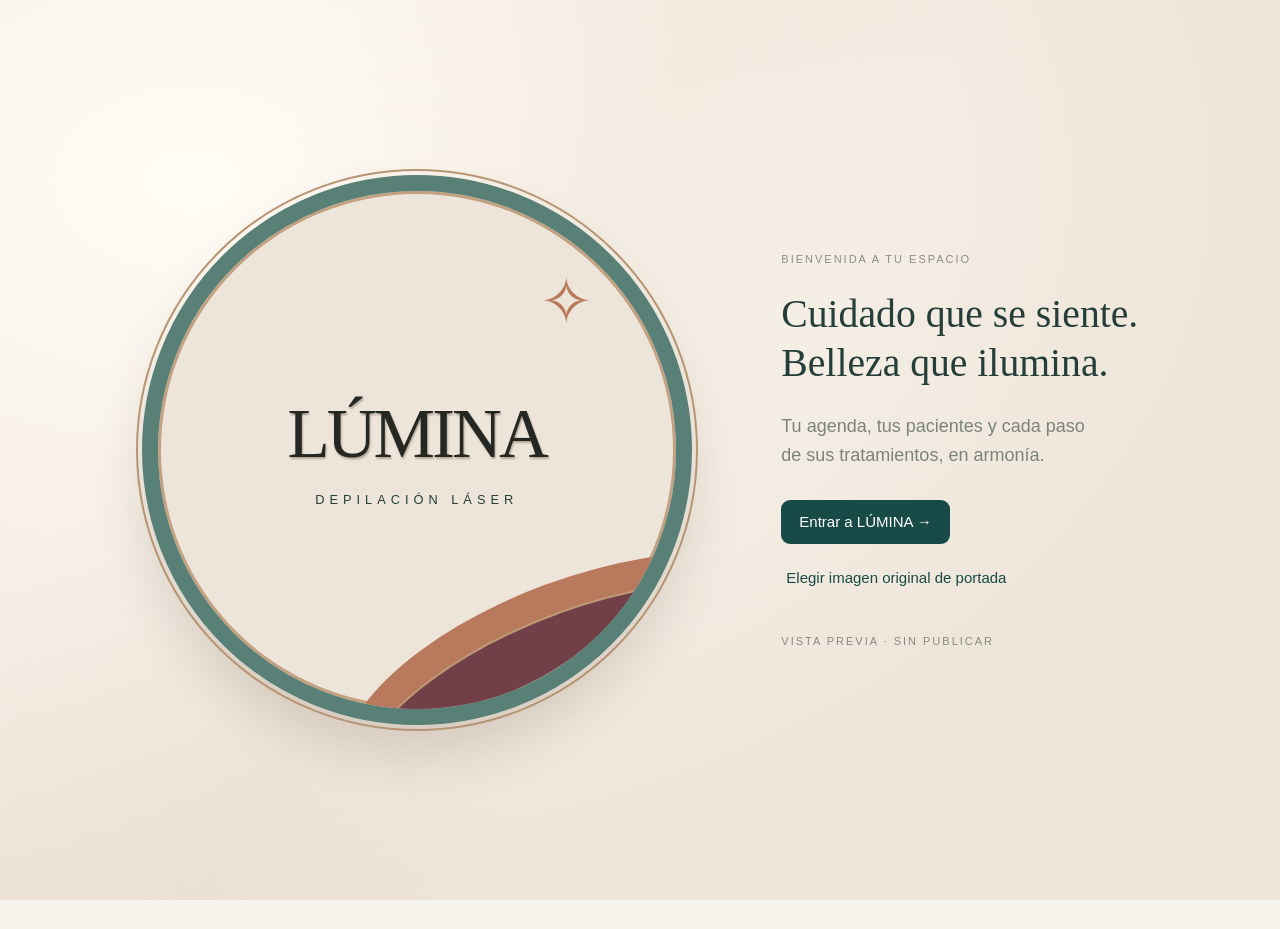
<file: app/src/main/assets/index.html>
<!doctype html><html lang="es"><meta charset="utf-8"><meta name="viewport" content="width=device-width,initial-scale=1"><title>LÚMINA · Agenda</title><style>
:root{--green:#184a47;--cream:#f7f4ee;--line:#e7e2d9;--terra:#b8795c}*{box-sizing:border-box}body{margin:0;background:var(--cream);color:#253e3a;font:15px 'Segoe UI',sans-serif}button,input,select,textarea{font:inherit}button{cursor:pointer;border:0;border-radius:9px;padding:12px 18px;background:var(--green);color:white}button.secondary{background:#ebe9e1;color:var(--green)}aside{width:235px;background:#fffdf8;border-right:1px solid var(--line);position:fixed;height:100vh;padding:36px 23px}.logo{font:38px Georgia;letter-spacing:3px}.sub{font-size:10px;letter-spacing:3px;margin:8px 0 45px}nav button{width:100%;text-align:left;background:transparent;color:#65736e;margin:5px 0}nav button.active{background:#e3ece6;color:var(--green)}.asidefoot{position:absolute;bottom:25px;font-size:12px;color:#79857d}main{margin-left:235px;padding:35px 45px;max-width:1500px}header{display:flex;justify-content:space-between;align-items:center;padding-bottom:25px;border-bottom:1px solid var(--line)}.eyebrow{text-transform:uppercase;letter-spacing:2px;font-size:11px;color:#8b8e7e}h1{font:36px Georgia;margin:10px 0}h2{font:25px Georgia;margin:0 0 15px}p{color:#7c847a;line-height:1.6}.hero{padding:28px 32px;background:#e4eae0;border-radius:15px;margin:25px 0;position:relative;overflow:hidden}.hero:after{content:'✧';position:absolute;right:45px;top:-30px;font:160px Georgia;color:#b8c7b7}.cards{display:grid;grid-template-columns:repeat(3,1fr);gap:18px;margin:24px 0}.card,.panel{background:#fffefa;border:1px solid var(--line);border-radius:13px;padding:23px}.value{font:35px Georgia;margin-top:13px}.grid{display:grid;grid-template-columns:1.5fr 1fr;gap:22px}.row{display:flex;align-items:center;justify-content:space-between;gap:15px;padding:17px 0;border-bottom:1px solid var(--line)}.pill{background:#e5ede4;color:#446b49;border-radius:20px;padding:6px 12px;font-size:12px}.pending{background:#f5e7d8;color:#986631}small{color:#858b80}.empty{padding:38px 10px;text-align:center;color:#8a8f85}.toolbar{display:flex;gap:10px;margin:25px 0;align-items:center;flex-wrap:wrap}input,select,textarea{padding:11px;border:1px solid #d8ddd3;background:white;border-radius:7px;color:#253e3a;width:100%}label{display:block;margin:14px 0 5px;font-size:13px}dialog{border:0;border-radius:15px;padding:28px;width:min(580px,94vw);max-height:90vh;color:#253e3a}dialog::backdrop{background:#152b2980}.two{display:grid;grid-template-columns:1fr 1fr;gap:14px}.actions{display:flex;justify-content:flex-end;gap:10px;margin-top:22px}.month{display:grid;grid-template-columns:repeat(7,1fr);gap:5px}.day{min-height:85px;border:1px solid var(--line);border-radius:7px;padding:8px;background:white;cursor:pointer}.day.today{border:2px solid var(--green)}.day small{display:block;color:var(--terra);font-size:11px;margin-top:8px}.notice{font-size:12px;padding:14px;background:#eee9df;border-radius:8px;margin-top:24px}.areas{display:grid;grid-template-columns:repeat(3,1fr);gap:14px}.checkrow{display:flex;gap:12px;align-items:center;padding:9px 0}.checkrow input[type=checkbox]{width:auto}.checkrow input[type=number]{width:110px;margin-left:auto}.link{background:transparent;color:var(--green);padding:5px}table{width:100%;border-collapse:collapse;text-align:left}td,th{padding:15px 9px;border-bottom:1px solid var(--line)}@media(max-width:800px){aside{position:static;width:auto;height:auto;padding:18px}.sub{margin-bottom:15px}nav{display:flex;overflow:auto}nav button{width:auto;white-space:nowrap}.asidefoot{display:none}main{margin:0;padding:22px 16px}.grid{grid-template-columns:1fr}.cards{gap:8px}.card{padding:14px}.value{font-size:26px}.areas{grid-template-columns:1fr 1fr}.day{min-height:65px;padding:5px;font-size:12px}header{gap:12px}h1{font-size:29px}.hero:after{display:none}}

aside{overflow-y:auto}nav{padding-bottom:90px}.asidefoot{display:none}.toolbar{flex-wrap:wrap}.row{flex-wrap:wrap}#cover{position:fixed;inset:0;z-index:20;background:radial-gradient(ellipse at 15% 20%,#fffcf6 0,#eee5d9 70%);align-items:center;justify-content:center;gap:7vw;padding:55px;overflow:auto}#cover:before{content:'';position:absolute;inset:0;pointer-events:none;background:linear-gradient(120deg,transparent 20%,#d3c3aa22 40%,transparent 55%)}.cover-art{width:min(44vw,550px);position:relative}.cover-art>img{width:100%;border-radius:50%;box-shadow:0 24px 60px #3c332529}.brand-circle{aspect-ratio:1;border-radius:50%;background:#eee5da;border:16px solid #598077;outline:2px solid #b79573;outline-offset:4px;box-shadow:0 30px 50px #4f3c3029,inset 0 0 0 3px #c4a181;display:flex;align-items:center;justify-content:center;flex-direction:column;position:relative;overflow:hidden}.brand-title{font:clamp(34px,5.4vw,80px) Georgia;color:#252722;letter-spacing:-3px;text-shadow:1px 2px 2px #b0a596;z-index:1}.brand-caption{letter-spacing:5px;font-size:clamp(9px,1vw,14px);margin-top:18px;z-index:1}.sun-mark{color:#b8795c;font:65px Georgia;position:absolute;right:16%;top:14%}.brand-wave{position:absolute;bottom:-25%;left:35%;width:100%;height:45%;background:#713f47;transform:rotate(-20deg);border-radius:50%;border:2px solid #bd9a76;box-shadow:0 -30px 0 #b8795c}.cover-copy{max-width:460px;position:relative}.cover-copy h1{font-size:clamp(30px,3.1vw,48px);line-height:1.22;margin:25px 0}.cover-copy p{font-size:18px;margin-bottom:30px}.cover-copy button{display:block;margin:12px 0}.cover-copy small{display:block;margin-top:35px;font-size:11px;letter-spacing:2px;text-transform:uppercase}dialog{overscroll-behavior:contain}img{object-fit:contain}.two>div{min-width:0}@media(max-width:800px){#cover{flex-direction:column;padding:30px 25px;gap:30px;justify-content:flex-start}.cover-art{width:min(72vw,340px)}.cover-copy{text-align:center}.cover-copy button{margin:15px auto}.cover-copy h1{margin:15px 0}.brand-title{font-size:48px}.brand-caption{font-size:10px;letter-spacing:3px}nav{padding-bottom:0}aside{position:static}#modal .two{gap:10px}}
/* Phone layouts in portrait and landscape, including short viewports. */
html{width:100%;overflow-x:hidden}body{min-width:280px}main,header,#view,.panel,.card{min-width:0}button,input,select,textarea{min-height:44px}input,select,textarea{max-width:100%;font-size:16px}button{white-space:normal;overflow-wrap:anywhere}p,strong,small,h1,h2,h3{overflow-wrap:anywhere}dialog{width:min(680px,calc(100vw - 24px));max-height:calc(100dvh - 24px);overflow:auto;padding:24px;scrollbar-gutter:stable}dialog .actions{position:sticky;bottom:-24px;background:#fffefa;padding:14px 0;border-top:1px solid var(--line);z-index:2}.actions{flex-wrap:wrap}.row>div{min-width:0}canvas{max-width:100%}.month{min-width:0}.month>*{min-width:0}.day{overflow-wrap:anywhere}.cover-copy small{padding-bottom:env(safe-area-inset-bottom)}
@media(max-width:1000px){aside{position:static;width:100%;height:auto;padding:18px 20px 10px;overflow:visible;border-right:0;border-bottom:1px solid var(--line)}aside .logo{font-size:30px}aside .sub{margin:5px 0 16px}nav{display:flex;gap:6px;overflow-x:auto;overscroll-behavior-x:contain;padding:0 0 8px;scroll-snap-type:x proximity}nav button{flex:0 0 auto;width:auto;white-space:nowrap;margin:0;scroll-snap-align:start;padding:10px 15px}main{margin:0;width:100%;max-width:none;padding:22px}header{align-items:center;gap:12px}header>div{flex:1;min-width:0}header>button{flex:0 0 auto}.grid{grid-template-columns:1fr}.hero{padding:24px}.areas{grid-template-columns:repeat(2,minmax(0,1fr))}.cards{grid-template-columns:repeat(3,minmax(0,1fr));gap:10px}.value{font-size:clamp(22px,3.5vw,34px)}#cover{min-height:100dvh;align-items:center;padding:30px;gap:35px}.cover-art{flex-shrink:0}.two{grid-template-columns:repeat(2,minmax(0,1fr))}}
@media(max-width:600px) and (orientation:portrait){main{padding:18px 12px}header{flex-wrap:wrap;align-items:flex-start}header>div{flex-basis:100%}header>button{width:100%}h1{font-size:29px}.cards{grid-template-columns:1fr;gap:9px}.card{padding:17px}.cards .card{display:flex;justify-content:space-between;align-items:center;gap:15px}.cards .value{margin:0;font-size:27px}.panel{padding:17px}.areas{grid-template-columns:1fr}.toolbar{align-items:stretch}.toolbar>input,.toolbar>button{width:100%;max-width:none!important}.two{grid-template-columns:1fr}.month{gap:3px}.day{padding:5px 3px;min-height:65px}.day small{font-size:10px}.row{align-items:flex-start}.row>div{width:100%}.row>div:last-child{display:flex;align-items:center;justify-content:space-between;gap:8px}.checkrow{flex-wrap:wrap}.checkrow span{flex:1;min-width:100px}.checkrow input[type=number]{width:100px}.actions>button{flex:1}dialog{padding:18px;max-height:calc(100dvh - 16px);width:calc(100vw - 16px)}dialog .actions{bottom:-18px}#cover{flex-direction:column;justify-content:flex-start;padding:28px 20px;gap:24px}.cover-art{width:min(76vw,330px)}.cover-copy{text-align:center}.cover-copy h1{font-size:30px}.cover-copy p{font-size:16px}.cover-copy button{margin:12px auto}.cover-copy small{margin-top:20px}.brand-title{font-size:clamp(36px,12vw,56px)}}
@media(max-width:1000px) and (orientation:landscape){aside{padding:12px 20px 4px}aside .logo{font-size:25px}aside .sub{margin:2px 0 10px;font-size:9px}main{padding:16px 22px}header{padding-bottom:14px}h1{font-size:27px;margin:5px 0}.hero{margin:16px 0;padding:20px}.hero:after{display:none}.cards{margin:15px 0}.areas{grid-template-columns:repeat(3,minmax(0,1fr))}.card{padding:16px}.day{min-height:62px}#cover{flex-direction:row;justify-content:center;align-items:center;gap:5vw;padding:20px 30px}.cover-art{width:min(37vw,65dvh,340px)}.cover-copy{width:49%;max-width:450px;text-align:left}.cover-copy h1{font-size:clamp(24px,3.6vw,35px);margin:14px 0}.cover-copy p{font-size:15px;margin:10px 0 15px}.cover-copy button{margin:8px 0}.cover-copy small{margin-top:12px}.brand-title{font-size:clamp(30px,6vw,54px)}.brand-caption{font-size:9px;letter-spacing:3px}.sun-mark{font-size:40px}.brand-circle{border-width:10px}.two{grid-template-columns:repeat(2,minmax(0,1fr))}}
@media(max-height:380px) and (orientation:landscape){#cover{align-items:flex-start}.cover-art{width:min(32vw,250px)}.cover-copy h1{font-size:24px}.cover-copy .eyebrow{font-size:9px}.cover-copy small{margin-top:8px}}

</style><aside><div class="logo">LÚMINA<span style="color:#b8795c">✧</span></div><div class="sub">DEPILACIÓN LÁSER</div><nav id="nav"></nav><div class="asidefoot">Cuidado que se siente.<br>Belleza que ilumina.</div></aside><main><header><div><div class="eyebrow">Tu espacio de gestión</div><h1 id="title"></h1></div><button onclick="appointment()">＋ Nueva cita</button></header><div id="view"></div><div class="notice">Vista previa · Los datos se guardan solo en este navegador. Los recordatorios del navegador requieren permiso y la página abierta; aún no hay envío automático por WhatsApp, SMS ni notificaciones con la app cerrada.</div></main><dialog id="modal"></dialog><script>
const $=s=>document.querySelector(s), esc=s=>String(s??'').replace(/[&<>"']/g,c=>({'&':'&amp;','<':'&lt;','>':'&gt;','"':'&quot;',"'":'&#39;'}[c]));const money=n=>new Intl.NumberFormat('es-CR',{style:'currency',currency:'CRC',maximumFractionDigits:0}).format(n);const today=()=>new Date().toLocaleDateString('en-CA');let db;try{db=JSON.parse(localStorage.getItem('lumina-v1'))}catch{}db=db||{patients:[],appointments:[],areas:['Rostro','Labio superior','Mentón','Cuello','Axilas','Brazos completos','Medios brazos','Pecho','Abdomen','Espalda','Bikini','Bikini completo','Glúteos','Piernas completas','Medias piernas','Manos','Pies','Cuerpo completo'].map((name,i)=>({id:String(i),name,price:0})),reminders:false};let page='Inicio',month=new Date();function save(){localStorage.setItem('lumina-v1',JSON.stringify(db));render()}function person(id){return db.patients.find(p=>p.id===id)||{name:'Paciente eliminado'}}function total(a){return a.items.reduce((s,i)=>s+Number(i.price),0)}function balance(a){return Math.max(0,total(a)-a.paid)}function open(html){$('#modal').innerHTML='<button type="button" aria-label="Cerrar ventana" style="float:right;background:transparent;color:#184a47;font-size:24px;padding:0 5px" onclick="closeModal()">×</button>'+html;if(!$('#modal').open)$('#modal').showModal()}function closeModal(){$('#modal').close()}function footer(){return '<div class="actions"><button type="button" class="secondary" onclick="closeModal()">Cerrar</button><button>Guardar</button></div>'}function list(a){return a.length?a.map(x=>`<div class="row"><div><strong>${esc(x.time)} · ${esc(person(x.patient).name)}</strong><br><small>${esc(x.date)} · ${x.items.map(i=>esc(i.name)).join(', ')} · ${x.duration} min</small></div><div><span class="pill ${balance(x)?'pending':''}">${x.cancelled?'Cita cancelada':balance(x)?'Pago pendiente':'Pago cancelado'}</span><button class="link" onclick="detail('${x.id}')">Ver →</button></div></div>`).join(''):'<div class="empty">Aún no hay citas. Agenda tu primera sesión.</div>'}function render(){let names=['Inicio','Calendario','Pacientes','Áreas y precios','Pagos','Recordatorios'];$('#nav').innerHTML=names.map((n,i)=>`<button class="${page===n?'active':''}" onclick="page='${n}';render()">${['◈','▦','♧','✧','◉','♧'][i]} &nbsp; ${n}</button>`).join('');$('#title').textContent=page==='Inicio'?'Cada sesión, un nuevo comienzo':page;let active=db.appointments.filter(a=>!a.cancelled),due=active.reduce((s,a)=>s+balance(a),0),paid=active.reduce((s,a)=>s+a.paid,0);if(page==='Inicio')$('#view').innerHTML=`<div class="hero"><div class="eyebrow">Lúmina · Agenda y pacientes</div><h2 style="margin-top:14px">Más tiempo para cuidar.</h2><p>Organiza tus citas, acompaña cada tratamiento<br>y lleva tus pagos con claridad.</p><button onclick="patient()">＋ Crear paciente</button></div><div class="cards"><div class="card"><small>CITAS DE HOY</small><div class="value">${active.filter(a=>a.date===today()).length}</div></div><div class="card"><small>PACIENTES</small><div class="value">${db.patients.length}</div></div><div class="card"><small>POR COBRAR</small><div class="value">${money(due)}</div></div></div><div class="grid"><div class="panel"><h2>Próximas citas</h2>${list(active.filter(a=>a.date>=today()).sort((a,b)=>(a.date+a.time).localeCompare(b.date+b.time)).slice(0,5))}</div><div class="panel"><div class="eyebrow">Seguimiento personalizado</div><h2 style="margin-top:20px">Cada paciente es único</h2><p>Conserva sus áreas, precios acordados, observaciones e historial de sesiones en un solo lugar.</p><button class="secondary" onclick="page='Pacientes';render()">Ver expedientes →</button></div></div>`;
if(page==='Pacientes')$('#view').innerHTML=`<div class="toolbar"><input placeholder="Buscar por nombre o teléfono" oninput="filterPatients(this.value)" style="max-width:360px"><button onclick="patient()">＋ Crear paciente</button></div><div id="patients" class="panel"></div>`,filterPatients('');if(page==='Áreas y precios')$('#view').innerHTML=`<p>Configura tarifas base. Puedes ajustar el precio de cada área para cada paciente y cita. Moneda: colones costarricenses.</p><button onclick="area()">＋ Nueva área</button><div class="areas" style="margin-top:22px">${db.areas.map(a=>`<div class="card"><h2 style="font-size:20px">${esc(a.name)}</h2><p>${money(a.price)}</p><button class="link" onclick="area('${a.id}')">Editar tarifa →</button></div>`).join('')}</div>`;if(page==='Pagos')$('#view').innerHTML=`<div class="cards"><div class="card">Total registrado<div class="value">${money(active.reduce((s,a)=>s+total(a),0))}</div></div><div class="card">Pagos recibidos<div class="value">${money(paid)}</div></div><div class="card">Pendiente<div class="value">${money(due)}</div></div></div><div class="panel"><h2>Control de pagos</h2>${list(active)}</div>`;if(page==='Calendario')calendar();if(page==='Recordatorios')$('#view').innerHTML=`<div class="panel" style="margin-top:25px"><h2>Recordatorios de citas</h2><p>Recibe un aviso 24 horas antes y 1 hora antes de cada cita, mientras esta página esté abierta.</p><button onclick="enableNotifications()">Activar avisos del navegador</button><p>Estado: ${db.reminders?'Activados en esta vista previa':'Sin activar'}</p><p>Para recibir recordatorios con la aplicación cerrada será necesaria una integración de notificaciones en una siguiente etapa.</p><h2>Próximas sesiones</h2>${list(active.filter(a=>a.date>=today()))}</div>`}
function filterPatients(q){q=q.toLowerCase();$('#patients').innerHTML=db.patients.filter(p=>(p.name+p.phone).toLowerCase().includes(q)).map(p=>`<div class="row"><div><strong>${esc(p.name)}</strong><br><small>${esc(p.phone)} · ${esc(p.email)}</small></div><button class="secondary" onclick="record('${p.id}')">Abrir expediente →</button></div>`).join('')||'<div class="empty">No hay pacientes para mostrar.</div>'}function area(id){let a=db.areas.find(a=>a.id===id)||{};open(`<h2>${id?'Editar':'Nueva'} área</h2><form onsubmit="saveArea(event,'${id||''}')"><label>Nombre</label><input name="name" required value="${esc(a.name||'')}"><label>Precio base (₡)</label><input name="price" type="number" min="0" required value="${a.price||0}">${footer()}</form>`)}function saveArea(e,id){e.preventDefault();let f=new FormData(e.target),a={id:id||crypto.randomUUID(),name:f.get('name'),price:Number(f.get('price'))};id?Object.assign(db.areas.find(x=>x.id===id),a):db.areas.push(a);closeModal();save()}
function patient(id){let p=db.patients.find(p=>p.id===id)||{};open(`<h2>${id?'Editar expediente':'Nuevo paciente'}</h2><form onsubmit="savePatient(event,'${id||''}')"><label>Nombre completo</label><input required name="name" value="${esc(p.name||'')}"><div class="two"><div><label>Teléfono</label><input name="phone" type="tel" value="${esc(p.phone||'')}"></div><div><label>Correo</label><input name="email" type="email" value="${esc(p.email||'')}"></div></div><label>Fecha de nacimiento</label><input type="date" name="birth" value="${esc(p.birth||'')}"><label>Observaciones / antecedentes declarados</label><textarea name="notes" rows="3">${esc(p.notes||'')}</textarea><label>Áreas y precios acordados (₡)</label>${db.areas.map(a=>`<div class="checkrow"><span>${esc(a.name)}</span><input aria-label="Precio ${esc(a.name)}" type="number" min="0" name="price_${a.id}" placeholder="Base ${a.price}" value="${p.prices?.[a.id]??''}"></div>`).join('')}${footer()}</form>`)}function savePatient(e,id){e.preventDefault();let f=new FormData(e.target),old=db.patients.find(p=>p.id===id),p={id:id||crypto.randomUUID(),name:f.get('name'),phone:f.get('phone'),email:f.get('email'),birth:f.get('birth'),notes:f.get('notes'),prices:{}};db.areas.forEach(a=>{if(f.get('price_'+a.id)!=='')p.prices[a.id]=Number(f.get('price_'+a.id))});old?Object.assign(old,p):db.patients.push(p);closeModal();save()}function record(id){let p=person(id);open(`<h2>${esc(p.name)}</h2><p>${esc(p.phone)} · ${esc(p.email)}<br>Nacimiento: ${esc(p.birth||'Sin registrar')}</p><h3>Observaciones</h3><p style="white-space:pre-wrap">${esc(p.notes||'Sin observaciones')}</p><button class="secondary" onclick="closeModal();patient('${id}')">Editar expediente y precios</button><h3>Historial de sesiones</h3>${list(db.appointments.filter(a=>a.patient===id))}<div class="actions"><button onclick="closeModal()">Cerrar</button></div>`)}
function appointment(date=today()){if(!db.patients.length){patient();return}open(`<h2>Nueva cita</h2><form onsubmit="saveAppointment(event)"><label>Paciente</label><select name="patient" onchange="updatePrices(this.value)">${db.patients.map(p=>`<option value="${p.id}">${esc(p.name)}</option>`).join('')}</select><div class="two"><div><label>Fecha</label><input name="date" type="date" value="${date}" required></div><div><label>Hora</label><input name="time" type="time" value="09:00" required></div></div><label>Duración (minutos)</label><input name="duration" type="number" min="5" step="5" value="30" required><label>Áreas de tratamiento y precio por sesión (₡)</label>${db.areas.map(a=>`<div class="checkrow"><input type="checkbox" aria-label="Seleccionar ${esc(a.name)}" name="area" value="${a.id}"><span>${esc(a.name)}</span><input type="number" min="0" required name="price_${a.id}" aria-label="Precio ${esc(a.name)}" value="${db.patients[0].prices?.[a.id]??a.price}"></div>`).join('')}<label>Abono recibido (₡)</label><input name="paid" type="number" min="0" value="0" required><label>Notas de sesión</label><textarea name="notes"></textarea><p id="error" style="color:#a34b36"></p>${footer()}</form>`)}function updatePrices(id){let p=person(id);db.areas.forEach(a=>$('#modal [name="price_'+a.id+'"]').value=p.prices?.[a.id]??a.price)}function saveAppointment(e){e.preventDefault();let f=new FormData(e.target),items=f.getAll('area').map(id=>({id,name:db.areas.find(a=>a.id===id).name,price:Number(f.get('price_'+id))})),duration=Number(f.get('duration')),date=f.get('date'),time=f.get('time'),start=new Date(date+'T'+time).getTime(),paid=Number(f.get('paid'));if(!items.length){$('#error').textContent='Selecciona al menos un área.';return}if(paid>items.reduce((s,i)=>s+i.price,0)){$('#error').textContent='El abono no puede superar el total.';return}if(db.appointments.some(a=>!a.cancelled&&start<new Date(a.date+'T'+a.time).getTime()+a.duration*60000&&start+duration*60000>new Date(a.date+'T'+a.time).getTime())){$('#error').textContent='Este horario coincide con otra cita. Elige otro horario.';return}db.appointments.push({id:crypto.randomUUID(),patient:f.get('patient'),date,time,duration,items,paid,notes:f.get('notes'),cancelled:false});closeModal();save()}
function detail(id){let a=db.appointments.find(a=>a.id===id);open(`<h2>${esc(person(a.patient).name)}</h2><p>${esc(a.date)} · ${esc(a.time)} · ${a.duration} minutos</p>${a.items.map(i=>`<div class="row">${esc(i.name)}<strong>${money(i.price)}</strong></div>`).join('')}<p>Total: ${money(total(a))}<br>Pagado: ${money(a.paid)}<br><strong>Pendiente: ${money(balance(a))}</strong></p><p>${esc(a.notes)}</p>${a.cancelled?'<p>Cita cancelada. Sus pagos se conservan en el historial.</p>':`<form onsubmit="payment(event,'${id}')"><label>Registrar abono adicional (₡)</label><input type="number" min="1" max="${balance(a)}" name="amount" required ${balance(a)?'':'disabled'}><div class="actions">${balance(a)?'<button>Registrar pago</button>':''}<button type="button" class="secondary" onclick="cancelAppointment('${id}')">Cancelar cita</button></div></form><button class="link" onclick="downloadICS('${id}')">↓ Añadir a mi calendario con recordatorio</button>`}<div class="actions"><button class="secondary" onclick="closeModal()">Cerrar</button></div>`)}function payment(e,id){e.preventDefault();let a=db.appointments.find(a=>a.id===id),n=Number(new FormData(e.target).get('amount'));if(n>0&&n<=balance(a)){a.paid+=n;save();closeModal();detail(id)}}function cancelAppointment(id){if(confirm('¿Cancelar esta cita? Se conservará su historial.')){db.appointments.find(a=>a.id===id).cancelled=true;closeModal();save()}}function calendar(){let y=month.getFullYear(),m=month.getMonth(),first=new Date(y,m,1),offset=(first.getDay()+6)%7,days=new Date(y,m+1,0).getDate();$('#view').innerHTML=`<div class="toolbar"><button class="secondary" onclick="month.setMonth(month.getMonth()-1);calendar()">←</button><h2 style="margin:0;min-width:210px">${month.toLocaleDateString('es',{month:'long',year:'numeric'})}</h2><button class="secondary" onclick="month.setMonth(month.getMonth()+1);calendar()">→</button></div><div class="month">${['Lun','Mar','Mié','Jue','Vie','Sáb','Dom'].map(d=>`<small>${d}</small>`).join('')}${'<div></div>'.repeat(offset)}${Array.from({length:days},(_,i)=>{let date=y+'-'+String(m+1).padStart(2,'0')+'-'+String(i+1).padStart(2,'0'),a=db.appointments.filter(a=>a.date===date&&!a.cancelled);return `<div class="day ${date===today()?'today':''}" onclick="dayView('${date}')">${i+1}${a.length?`<small>${a.length} cita${a.length>1?'s':''}</small>`:''}</div>`}).join('')}</div><p>Selecciona un día para ver o agendar sus sesiones.</p>`}function dayView(date){open(`<h2>${date}</h2>${list(db.appointments.filter(a=>a.date===date))}<div class="actions"><button class="secondary" onclick="closeModal()">Cerrar</button><button onclick="closeModal();appointment('${date}')">＋ Agendar</button></div>`)}async function enableNotifications(){if(!('Notification'in window)){alert('Este navegador no admite avisos.');return}let p=await Notification.requestPermission();db.reminders=p==='granted';save();if(!db.reminders)alert('No se concedió permiso. Puedes habilitarlo en la configuración del navegador.')}let sent=new Set();setInterval(()=>{if(!db.reminders||!('Notification'in window)||Notification.permission!=='granted')return;db.appointments.filter(a=>!a.cancelled).forEach(a=>{let diff=new Date(a.date+'T'+a.time)-Date.now();[24,1].forEach(h=>{let key=a.id+h;if(diff>0&&diff<=h*3600000&&diff>(h*3600000-60000)&&!sent.has(key)){new Notification('LÚMINA · Próxima cita',{body:person(a.patient).name+' · '+a.date+' '+a.time});sent.add(key)}})})},30000);function downloadICS(id){let a=db.appointments.find(a=>a.id===id),stamp=d=>d.getFullYear()+String(d.getMonth()+1).padStart(2,'0')+String(d.getDate()).padStart(2,'0')+'T'+String(d.getHours()).padStart(2,'0')+String(d.getMinutes()).padStart(2,'0')+'00',start=new Date(a.date+'T'+a.time),end=new Date(+start+a.duration*60000),data=['BEGIN:VCALENDAR','VERSION:2.0','PRODID:-//Lumina//Agenda//ES','BEGIN:VEVENT','UID:'+a.id+'@lumina','DTSTAMP:'+new Date().toISOString().replace(/[-:]/g,'').replace(/\.\d{3}/,''),'DTSTART:'+stamp(start),'DTEND:'+stamp(end),'SUMMARY:Cita LÚMINA Depilación Láser','BEGIN:VALARM','TRIGGER:-P1D','ACTION:DISPLAY','DESCRIPTION:Recordatorio de cita','END:VALARM','END:VEVENT','END:VCALENDAR'].join('\r\n'),url=URL.createObjectURL(new Blob([data],{type:'text/calendar'})),link=document.createElement('a');link.href=url;link.download='cita-lumina.ics';link.click();setTimeout(()=>URL.revokeObjectURL(url),1000)}render();
</script>

<script>
// Local preview enhancements. No external services or publication.
db.packages ||= []; db.receipts ||= []; db.care ||= ''; db.revision=2;
for(const a of db.appointments){a.status ||= a.cancelled?'Cancelada':'Programada';a.changes ||= [];a.treatment ||= {};}
const baseRender=render,baseRecord=record,baseDetail=detail,baseSavePatient=savePatient;
const go=p=>{page=p;render()};
function downloadFile(name,data,type='application/json'){const u=URL.createObjectURL(new Blob([data],{type}));const a=document.createElement('a');a.href=u;a.download=name;a.click();setTimeout(()=>URL.revokeObjectURL(u),2000)}
function forms(html,handler){open(`<form onsubmit="${handler}">${html}${footer()}</form>`)}
function field(label,name,value='',type='text',extra=''){return `<label>${esc(label)}</label><input name="${name}" type="${type}" value="${esc(value)}" ${extra}>`}
function pickPatient(){return `<label>Paciente</label><select name="patient">${db.patients.map(p=>`<option value="${p.id}">${esc(p.name)}</option>`).join('')}</select>`}
function pickArea(){return `<label>Área</label><select name="area">${db.areas.map(p=>`<option value="${p.id}">${esc(p.name)}</option>`).join('')}</select>`}
function packageUsed(p){return db.appointments.filter(a=>a.patient===p.patient&&a.status==='Realizada'&&a.packageId===p.id).length}
render=function(){baseRender();const extra=['Paquetes','Reportes','Indicaciones','Respaldo y acceso'];$('#nav').innerHTML+=extra.map(n=>`<button class="${page===n?'active':''}" onclick="go('${n}')">${n}</button>`).join('');$('#nav').innerHTML+='<button onclick="showCover()">Volver a portada</button>';if(page==='Paquetes')packagesView();if(page==='Reportes')reportsView();if(page==='Indicaciones')careView();if(page==='Respaldo y acceso')settingsView()};
record=function(id){baseRecord(id);const p=person(id),container=document.createElement('section');container.innerHTML=`<h3>Sesiones realizadas por área</h3>${db.areas.map(ar=>{let n=db.appointments.filter(a=>a.patient===id&&a.status==='Realizada'&&a.items.some(i=>i.id===ar.id)).length;return n?`<div class="row">${esc(ar.name)}<span class="pill">${n} sesiones</span></div>`:''}).join('')||'<p>Aún no hay sesiones marcadas como realizadas.</p>'}<h3>Documentos y evolución</h3><div class="toolbar"><button class="secondary" onclick="consentForm('${id}')">Consentimiento</button><button class="secondary" onclick="photos('${id}')">Fotografías</button></div><p>${p.consent?'Consentimiento registrado: '+esc(p.consent.date):'Consentimiento pendiente de registrar'}</p>`;$('#modal').append(container)};
detail=function(id){baseDetail(id);const a=db.appointments.find(a=>a.id===id);const section=document.createElement('section');section.innerHTML=`<h3>Gestión de la sesión</h3><p>Estado: <strong>${esc(a.status)}</strong></p><div class="toolbar">${!a.cancelled?`<button class="secondary" onclick="reschedule('${id}')">Reprogramar</button><button class="secondary" onclick="treatmentForm('${id}')">Registrar sesión</button><button class="secondary" onclick="setAttendance('${id}','Confirmada')">Confirmar</button><button class="secondary" onclick="setAttendance('${id}','Ausente')">Ausencia</button>`:''}</div>${a.treatment?.professional?`<p>Profesional: ${esc(a.treatment.professional)}<br>Equipo: ${esc(a.treatment.equipment)}<br>Parámetros: ${esc(a.treatment.parameters)}<br>Observaciones: ${esc(a.treatment.observations)}</p>`:''}<h3>Comprobantes de abonos</h3>${db.receipts.filter(r=>r.appointment===id).map(r=>`<div class="row"><span>${esc(r.date)} · ${money(r.amount)} · ${esc(r.method)}</span><button class="link" onclick="receipt('${r.id}')">Descargar</button></div>`).join('')||'<p>Sin comprobantes individuales. El saldo anterior se conserva.</p>'}<h3>Cambios de horario</h3>${a.changes.map(c=>`<p>${esc(c.from)} → ${esc(c.to)}<br>${esc(c.reason)}</p>`).join('')||'<p>Sin cambios.</p>'}`;$('#modal').append(section);const paymentForm=$('#modal form');if(paymentForm){const label=document.createElement('label');label.innerHTML='Método de pago<select name="method"><option>Efectivo</option><option>SINPE</option><option>Tarjeta</option><option>Transferencia</option></select>';paymentForm.prepend(label)}};
payment=function(e,id){e.preventDefault();const a=db.appointments.find(a=>a.id===id),f=new FormData(e.target),amount=Number(f.get('amount'));if(amount<=0||amount>balance(a))return;const r={id:crypto.randomUUID(),appointment:id,patient:a.patient,amount,method:f.get('method')||'Efectivo',date:new Date().toISOString(),number:'LUM-'+String(db.receipts.length+1).padStart(5,'0')};a.paid+=amount;db.receipts.push(r);save();detail(id)};
function receipt(id){const r=db.receipts.find(r=>r.id===id),a=db.appointments.find(a=>a.id===r.appointment);downloadFile(r.number+'.html',`<!doctype html><meta charset="utf-8"><title>${esc(r.number)}</title><style>body{font:17px Georgia;max-width:650px;margin:60px auto;color:#184a47;padding:25px}hr{border:0;border-top:1px solid #ccc}</style><h1>LÚMINA</h1><p>DEPILACIÓN LÁSER</p><hr><h2>Comprobante de abono ${esc(r.number)}</h2><p>Paciente: ${esc(person(r.patient).name)}</p><p>Fecha: ${esc(new Date(r.date).toLocaleString('es-CR'))}</p><p>Recibido: <strong>${money(r.amount)}</strong></p><p>Método: ${esc(r.method)}</p><p>Cita: ${esc(a.date)} ${esc(a.time)}</p><p>Áreas: ${a.items.map(i=>esc(i.name)).join(', ')}</p><hr><small>Comprobante interno de pago. No sustituye una factura electrónica.</small>`,'text/html')}
function setAttendance(id,status){const a=db.appointments.find(a=>a.id===id);a.status=status;save();detail(id)}
function reschedule(id){const a=db.appointments.find(a=>a.id===id);forms(`<h2>Reprogramar cita</h2>${field('Fecha','date',a.date,'date','required')}${field('Hora','time',a.time,'time','required')}${field('Motivo del cambio','reason','','text','required')}<p id="scheduleError" role="alert"></p>`,`saveReschedule(event,'${id}')`)}
function saveReschedule(e,id){e.preventDefault();const f=new FormData(e.target),a=db.appointments.find(a=>a.id===id),date=f.get('date'),time=f.get('time'),s=+new Date(date+'T'+time);if(db.appointments.some(b=>b.id!==id&&!b.cancelled&&s<+new Date(b.date+'T'+b.time)+b.duration*60000&&s+a.duration*60000>+new Date(b.date+'T'+b.time))){$('#scheduleError').textContent='El horario coincide con otra cita.';return}a.changes.push({from:a.date+' '+a.time,to:date+' '+time,reason:f.get('reason'),at:new Date().toISOString()});a.date=date;a.time=time;a.status='Programada';closeModal();save()}
function treatmentForm(id){const a=db.appointments.find(a=>a.id===id),t=a.treatment;forms(`<h2>Registrar sesión realizada</h2>${field('Profesional responsable','professional',t.professional||'','text','required')}${field('Equipo utilizado','equipment',t.equipment||'')}${field('Parámetros registrados por el profesional','parameters',t.parameters||'')}<label>Observaciones y reacción declarada</label><textarea name="observations">${esc(t.observations||'')}</textarea><label>Aplicar a paquete</label><select name="package"><option value="">Sesión individual</option>${db.packages.filter(p=>p.patient===a.patient&&a.items.some(i=>i.id===p.area)&&(packageUsed(p)<p.sessions||a.packageId===p.id)).map(p=>`<option value="${p.id}" ${a.packageId===p.id?'selected':''}>${esc(p.name)} · ${packageUsed(p)}/${p.sessions} usadas</option>`).join('')}</select><p>Una sesión vinculada consume una unidad del paquete. Su cobro se gestiona en Paquetes; los cargos de esta cita se conservan y deben revisarse para evitar duplicarlos.</p>`,`saveTreatment(event,'${id}')`)}
function saveTreatment(e,id){e.preventDefault();const f=new FormData(e.target),a=db.appointments.find(a=>a.id===id),pid=f.get('package'),p=db.packages.find(p=>p.id===pid);if(a.packageId&&a.packageId!==pid){alert('Conserva el paquete asignado para mantener la trazabilidad del cobro.');return}if(p&&packageUsed(p)>=p.sessions&&a.packageId!==pid){alert('Este paquete no tiene sesiones disponibles.');return}if(p&&!a.packageId){const item=a.items.find(i=>i.id===p.area);if(!item)return;if(a.paid>total(a)-item.price){alert('Esta cita ya tiene abonos para el área del paquete. Revisa el cobro antes de vincularla.');return}item.originalPrice=item.price;item.price=0;}a.treatment={professional:f.get('professional'),equipment:f.get('equipment'),parameters:f.get('parameters'),observations:f.get('observations'),date:new Date().toISOString()};a.packageId=pid;a.status='Realizada';closeModal();save()}
function packagesView(){$('#view').innerHTML=`<div class="toolbar"><button onclick="packageForm()">+ Asignar paquete a paciente</button></div><p>Paquetes acordados individualmente. Los precios son totales por paquete, independientes de las citas.</p><div class="areas">${db.packages.map(p=>`<div class="card"><h2>${esc(p.name)}</h2><strong>${esc(person(p.patient).name)}</strong><p>${esc(db.areas.find(a=>a.id===p.area)?.name)}<br>${packageUsed(p)} de ${p.sessions} sesiones usadas<br>Total: ${money(p.price)}<br>Pagado: ${money(p.paid)}<br>Pendiente: ${money(p.price-p.paid)}</p><button class="secondary" onclick="packagePayment('${p.id}')">Registrar abono</button><button class="link" onclick="packageHistory('${p.id}')">Historial de pagos</button></div>`).join('')||'<div class="empty">Aún no hay paquetes asignados.</div>'}</div>`}
function packageForm(){if(!db.patients.length){patient();return}forms(`<h2>Nuevo paquete personalizado</h2>${pickPatient()}${pickArea()}${field('Nombre del paquete o promoción','name','','text','required')}${field('Cantidad de sesiones','sessions',6,'number','min="1" step="1" required')}${field('Precio total (CRC)','price',0,'number','min="0" required')}${field('Abono inicial (CRC)','paid',0,'number','min="0" required')}<label>Método</label><select name="method"><option>Efectivo</option><option>SINPE</option><option>Tarjeta</option></select>`,`savePackage(event)`)}
function savePackage(e){e.preventDefault();const f=new FormData(e.target),price=+f.get('price'),paid=+f.get('paid');if(paid>price){alert('El abono supera el precio.');return}db.packages.push({id:crypto.randomUUID(),patient:f.get('patient'),area:f.get('area'),name:f.get('name'),sessions:+f.get('sessions'),price,paid,payments:paid?[{date:new Date().toISOString(),amount:paid,method:f.get('method')}]:[]});closeModal();save()}
function packagePayment(id){const p=db.packages.find(p=>p.id===id);if(p.paid>=p.price){alert('El paquete ya está cancelado.');return}forms(`<h2>Abono de paquete</h2><p>${esc(p.name)} · Pendiente: ${money(p.price-p.paid)}</p>${field('Monto del abono','amount','','number',`min="1" max="${p.price-p.paid}" required`)}<label>Método</label><select name="method"><option>Efectivo</option><option>SINPE</option><option>Tarjeta</option></select>`,`savePackagePayment(event,'${id}')`)}
function savePackagePayment(e,id){e.preventDefault();const f=new FormData(e.target),p=db.packages.find(p=>p.id===id),amount=+f.get('amount');if(amount<=0||amount>p.price-p.paid)return;p.paid+=amount;p.payments.push({date:new Date().toISOString(),amount,method:f.get('method')});closeModal();save()}
function packageHistory(id){const p=db.packages.find(p=>p.id===id);open(`<h2>Pagos · ${esc(p.name)}</h2>${p.payments.map((r,i)=>`<div class="row">${esc(new Date(r.date).toLocaleDateString('es-CR'))} · ${money(r.amount)} · ${esc(r.method)}<button class="link" onclick="packageReceipt('${id}',${i})">Comprobante</button></div>`).join('')||'<p>Sin pagos.</p>'}`)}
function packageReceipt(id,index){const p=db.packages.find(p=>p.id===id),r=p.payments[index];downloadFile('Comprobante_paquete.html',`<!doctype html><meta charset="utf-8"><h1>LÚMINA · Comprobante interno</h1><p>Paciente: ${esc(person(p.patient).name)}</p><p>Paquete: ${esc(p.name)}</p><p>Fecha: ${esc(r.date)}</p><p>Recibido: ${money(r.amount)} · ${esc(r.method)}</p><small>No sustituye una factura electrónica.</small>`,'text/html')}
function reportsView(){$('#view').innerHTML=`<div class="toolbar"><label>Mes del reporte</label><input id="reportMonth" type="month" value="${today().slice(0,7)}" onchange="renderReport()" style="max-width:220px"><button class="secondary" onclick="exportReport()">Exportar CSV</button></div><div id="reportBody"></div>`;renderReport()}
function reportData(){const m=$('#reportMonth').value,appointments=db.appointments.filter(a=>a.date.startsWith(m)),receipts=db.receipts.filter(r=>r.date.startsWith(m));return {m,appointments,receipts,packageIncome:db.packages.flatMap(p=>p.payments).filter(r=>r.date.startsWith(m)).reduce((s,r)=>s+r.amount,0)}}
function renderReport(){const r=reportData(),income=r.receipts.reduce((s,r)=>s+r.amount,0)+r.packageIncome;$('#reportBody').innerHTML=`<div class="cards"><div class="card">Citas del mes<div class="value">${r.appointments.length}</div></div><div class="card">Ingresos con fecha registrada<div class="value">${money(income)}</div></div><div class="card">Deuda total actual<div class="value">${money(db.appointments.filter(a=>!a.cancelled).reduce((s,a)=>s+balance(a),0)+db.packages.reduce((s,p)=>s+p.price-p.paid,0))}</div></div><p>Los abonos de citas anteriores a esta actualización conservan su saldo, pero no se incluyen en ingresos mensuales porque no tienen fecha de pago registrada. No se contabilizan como ingresos los importes de paquetes aún no abonados.</p><div class="panel"><h2>Tratamientos solicitados en el mes</h2>${db.areas.map(a=>{let n=r.appointments.filter(c=>!c.cancelled&&c.items.some(i=>i.id===a.id)).length;return n?`<div class="row">${esc(a.name)}<strong>${n}</strong></div>`:''}).join('')||'<p>Sin tratamientos registrados.</p>'}</div>`}
function exportReport(){const r=reportData(),cell=x=>'"'+String(x).replace(/"/g,'""')+'"';downloadFile('LUMINA_Reporte_'+r.m+'.csv','\uFEFF'+[['Fecha','Hora','Paciente','Estado','Total CRC','Pagado CRC','Pendiente CRC'],...r.appointments.map(a=>[a.date,a.time,person(a.patient).name,a.status,total(a),a.paid,balance(a)])].map(row=>row.map(cell).join(';')).join('\r\n'),'text/csv;charset=utf-8')}
function careView(){$('#view').innerHTML=`<div class="panel" style="margin-top:24px"><h2>Indicaciones para pacientes</h2><p>Escribe las indicaciones antes y después del tratamiento aprobadas por el profesional responsable.</p><form onsubmit="event.preventDefault();db.care=this.elements.care.value;save();alert('Indicaciones guardadas')"><textarea name="care" rows="12" placeholder="Antes de la sesión…&#10;&#10;Después de la sesión…">${esc(db.care)}</textarea><div class="actions"><button>Guardar indicaciones</button><button type="button" class="secondary" onclick="downloadFile('LUMINA_Indicaciones.txt',db.care,'text/plain')">Descargar para entregar</button></div></form></div>`}
function consentForm(id){const p=person(id),c=p.consent||{};forms(`<h2>Registro de consentimiento</h2><p>Introduce el texto revisado por el profesional y autorizado por el paciente. Este registro local no constituye un servicio de firma digital certificada.</p><label>Documento / texto aceptado</label><textarea name="text" rows="6" required>${esc(c.text||'')}</textarea>${field('Nombre del paciente o representante que acepta','signer',c.signer||p.name,'text','required')}<label>Firma manuscrita en pantalla</label><canvas id="signature" width="460" height="130" style="width:100%;height:130px;border:1px solid #ccc;touch-action:none"></canvas><button type="button" class="link" onclick="clearSignature()">Borrar firma</button><label><input type="checkbox" name="accepted" required style="width:auto"> Se ha leído y aceptado el documento.</label>`,`saveConsent(event,'${id}')`);const canvas=$('#signature'),ctx=canvas.getContext('2d');let draw=false;canvas.dataset.signed='';const pos=e=>{const r=canvas.getBoundingClientRect();return [(e.clientX-r.left)*canvas.width/r.width,(e.clientY-r.top)*canvas.height/r.height]};canvas.onpointerdown=e=>{draw=true;canvas.setPointerCapture(e.pointerId);ctx.beginPath();ctx.moveTo(...pos(e))};canvas.onpointermove=e=>{if(draw){ctx.lineWidth=2;ctx.lineTo(...pos(e));ctx.stroke();canvas.dataset.signed='yes'}};canvas.onpointerup=()=>draw=false;if(c.signature){const im=new Image();im.onload=()=>ctx.drawImage(im,0,0);im.src=c.signature;canvas.dataset.signed='yes'}}
function clearSignature(){const c=$('#signature');c.getContext('2d').clearRect(0,0,c.width,c.height);c.dataset.signed=''}
function saveConsent(e,id){e.preventDefault();const c=$('#signature');if(!c.dataset.signed){alert('Falta la firma.');return}const f=new FormData(e.target);person(id).consent={text:f.get('text'),signer:f.get('signer'),date:new Date().toISOString(),signature:c.toDataURL('image/png')};closeModal();save()}
function photos(id){const p=person(id);p.photos||=[];forms(`<h2>Antes y después</h2><p>Fotografías por área y fecha. Utiliza imágenes de prueba hasta integrar cuentas y acceso protegido; en esta vista previa se guardan únicamente en este navegador.</p><div class="toolbar"><button type="button" class="secondary" onclick="comparePhotos('${id}')">Comparar antes y después</button></div><div class="two">${p.photos.map((ph,i)=>`<div><img src="${ph.data}" alt="${esc(ph.phase||'Evolución')} ${esc(ph.area)}" style="width:100%;border-radius:8px"><span class="pill">${esc(ph.phase||'Evolución')}</span><p>${esc(ph.date)} · ${esc(ph.area)}<br>${esc(ph.note||'')}</p><button type="button" class="link" onclick="removePhoto('${id}',${i})">Eliminar</button></div>`).join('')}</div>${pickArea()}<label>Etapa</label><select name="phase"><option>Antes</option><option>Después</option></select>${field('Fecha de la fotografía','date',today(),'date','required')}${field('Sesión / referencia para la comparación','group','','text','placeholder="Ejemplo: piernas - sesión 1" required')}${field('Observaciones','note')}<label>Imagen (máximo 2 MB)</label><input name="photo" type="file" accept="image/jpeg,image/png,image/webp" required><label><input type="checkbox" required style="width:auto"> Cuento con autorización para registrar esta fotografía.</label>`,`savePhoto(event,'${id}')`)}
function savePhoto(e,id){e.preventDefault();const f=new FormData(e.target),file=f.get('photo');if(file.size>2*1024*1024||!['image/jpeg','image/png','image/webp'].includes(file.type)){alert('Elige una imagen JPG, PNG o WebP de hasta 2 MB.');return}const reader=new FileReader();reader.onload=()=>{const p=person(id);p.photos.push({data:reader.result,date:f.get('date'),area:db.areas.find(a=>a.id===f.get('area')).name,phase:f.get('phase'),group:f.get('group').trim(),note:f.get('note'),authorizedAt:new Date().toISOString()});try{save();closeModal()}catch{p.photos.pop();alert('No hay espacio disponible. Exporta un respaldo y reduce las imágenes.')}};reader.readAsDataURL(file)}
function comparePhotos(id){const p=person(id),groups=[...new Set(p.photos.map(ph=>ph.area+' / '+(ph.group||'General')))];open(`<h2>Comparación de evolución</h2>${groups.map(group=>{const items=p.photos.filter(ph=>ph.area+' / '+(ph.group||'General')===group);return `<h3>${esc(group)}</h3><div class="two">${['Antes','Después'].map(phase=>`<div><h3>${phase}</h3>${items.filter(ph=>ph.phase===phase).map(ph=>`<img src="${ph.data}" alt="${phase}" style="width:100%;border-radius:9px"><p>${esc(ph.date)} · ${esc(ph.note||'')}</p>`).join('')||'<p>Falta agregar esta fotografía.</p>'}</div>`).join('')}</div>`}).join('')||'<p>Agrega fotografías de antes y después para compararlas.</p>'}<button class="secondary" onclick="photos('${id}')">Volver a fotografías</button>`)}
function removePhoto(id,index){if(confirm('¿Eliminar esta fotografía?')){person(id).photos.splice(index,1);save();photos(id)}}
function settingsView(){$('#view').innerHTML=`<div class="panel" style="margin-top:25px"><h2>Respaldo de datos</h2><p>Exporta pacientes, citas, paquetes, pagos, documentos y fotografías en un archivo JSON. El archivo contiene datos personales; consérvalo en un lugar privado.</p><button onclick="downloadFile('LUMINA_Respaldo_'+today()+'.json',JSON.stringify({app:'LUMINA',version:2,exportedAt:new Date().toISOString(),data:db},null,2))">Descargar respaldo completo</button><h3>Restaurar respaldo</h3><p>La restauración sustituye los datos actuales. Descarga un respaldo antes de continuar.</p><input type="file" accept=".json" onchange="restoreBackup(this.files[0])"><h3>Acceso y sincronización</h3><p>Pendiente de integración: cuentas con contraseña, permisos por profesional, almacenamiento protegido y copia automática en la nube. Esta vista previa conserva datos solo en este navegador.</p><h3>Imagen de portada</h3><p>Puedes seleccionar el archivo original de tu logotipo. Se mostrará en la portada de este navegador.</p><input type="file" accept="image/*" onchange="loadBrand(this.files[0])"></div>`}
function restoreBackup(file){if(!file)return;const reader=new FileReader();reader.onload=()=>{try{const b=JSON.parse(reader.result),d=b.data;if(b.app!=='LUMINA'||!Array.isArray(d.patients)||!Array.isArray(d.appointments)||!Array.isArray(d.areas)||!Array.isArray(d.packages)||!Array.isArray(d.receipts)||d.patients.some(p=>typeof p.id!=='string'||typeof p.name!=='string')||d.appointments.some(a=>!Array.isArray(a.items)||!Number.isFinite(a.paid))||d.packages.some(p=>!Array.isArray(p.payments)||!Number.isFinite(p.price)||!Number.isFinite(p.paid)))throw Error();if(!confirm('¿Sustituir los datos actuales por este respaldo?'))return;const old=db;db=d;try{save()}catch(err){db=old;throw err}alert('Respaldo restaurado.')}catch{alert('No fue posible restaurar: archivo inválido o espacio insuficiente. Los datos actuales se conservaron.')}};reader.readAsText(file)}
function loadBrand(file){if(!file)return;if(file.size>2*1024*1024){alert('Usa una imagen de hasta 2 MB.');return}const r=new FileReader();r.onload=()=>{db.brand=r.result;save();showCover()};r.readAsDataURL(file)}
function showCover(){let c=$('#cover');if(!c){c=document.createElement('section');c.id='cover';document.body.append(c)}c.style.display='flex';c.innerHTML=`<div class="cover-art">${db.brand?`<img src="${db.brand}" alt="LÚMINA Depilación Láser">`:`<div class="brand-circle"><div class="sun-mark">✧</div><div class="brand-title">LÚMINA</div><div class="brand-caption">DEPILACIÓN LÁSER</div><div class="brand-wave"></div></div>`}</div><div class="cover-copy"><div class="eyebrow">Bienvenida a tu espacio</div><h1>Cuidado que se siente.<br>Belleza que ilumina.</h1><p>Tu agenda, tus pacientes y cada paso<br>de sus tratamientos, en armonía.</p><button onclick="$('#cover').style.display='none';go('Inicio')">Entrar a LÚMINA →</button><button class="link" onclick="$('#brandPicker').click()">Elegir imagen original de portada</button><input id="brandPicker" type="file" accept="image/*" hidden onchange="loadBrand(this.files[0])"><small>Vista previa · Sin publicar</small></div>`}
const baseAppointment=appointment,baseSaveAppointment=saveAppointment;
appointment=function(date=today()){baseAppointment(date);const form=$('#modal form');if(form?.elements.patient){const label=document.createElement('label');label.innerHTML='Método del abono inicial<select name="initialMethod"><option>Efectivo</option><option>SINPE</option><option>Tarjeta</option></select>';form.insertBefore(label,form.querySelector('.actions'))}};
saveAppointment=function(e){const before=db.appointments.length,method=new FormData(e.target).get('initialMethod');baseSaveAppointment(e);if(db.appointments.length>before){const a=db.appointments.at(-1);a.status='Programada';a.changes=[];a.treatment={};if(a.paid>0)db.receipts.push({id:crypto.randomUUID(),appointment:a.id,patient:a.patient,amount:a.paid,method:method||'Efectivo',date:new Date().toISOString(),number:'LUM-'+String(db.receipts.length+1).padStart(5,'0')});save()}};
cancelAppointment=function(id){if(confirm('¿Cancelar esta cita? Se conservarán sus abonos e historial.')){const a=db.appointments.find(a=>a.id===id);a.cancelled=true;a.status='Cancelada';closeModal();save()}};
render();showCover();

</script><script>
if(window.LuminaAndroid){
 downloadFile=async function(name,data,type='application/json'){
  try{const reader=new FileReader();reader.onload=()=>LuminaAndroid.saveFile(name,type.split(';')[0],String(reader.result).split(',')[1]);reader.readAsDataURL(new Blob([data],{type}));}catch(e){alert('No se pudo exportar el archivo.');}
 };
 downloadICS=function(id){const a=db.appointments.find(a=>a.id===id),date=d=>d.toISOString().replace(/[-:]/g,'').replace(/\.\d{3}/,''),start=new Date(a.date+'T'+a.time);downloadFile('cita-lumina.ics',['BEGIN:VCALENDAR','VERSION:2.0','PRODID:-//LUMINA//Agenda//ES','BEGIN:VEVENT','UID:'+a.id+'@lumina','DTSTAMP:'+date(new Date()),'DTSTART:'+date(start),'DTEND:'+date(new Date(+start+a.duration*60000)),'SUMMARY:Cita LUMINA','BEGIN:VALARM','TRIGGER:-P1D','ACTION:DISPLAY','DESCRIPTION:Recordatorio de cita','END:VALARM','END:VEVENT','END:VCALENDAR'].join('\r\n'),'text/calendar');};
}
</script><script>
if(window.LuminaAndroid && LuminaAndroid.syncReminders){
  const savedSave=save,savedRender=render;
  function syncNativeReminders(){
    const rows=db.appointments.map(a=>({id:a.id,date:a.date,time:a.time,status:a.status||'Programada',cancelled:!!a.cancelled}));
    LuminaAndroid.syncReminders(JSON.stringify(rows),!!db.reminders);
  }
  function nativeStatus(){try{return JSON.parse(LuminaAndroid.reminderStatus())}catch{return {allowed:false,enabled:false,count:0,next:0,exact:false}}}
  function nativeRefresh(){if(page==='Recordatorios')nativeRemindersView();}
  function nativeRemindersView(){
    const s=nativeStatus();
    $('#view').innerHTML=`<div class="panel" style="margin-top:24px"><h2>Recordatorios de Android</h2>
    <p>Recibe avisos dos días antes (48 horas), un día antes (24 horas), una hora antes y al comenzar la cita, aunque cierres LÚMINA.</p>
    <p><strong>Permiso de notificaciones:</strong> ${s.allowed?'Permitido':'Falta activar'}<br>
    <strong>Recordatorios:</strong> ${s.enabled?'Activados':'Desactivados'}<br>
    <strong>Hora de los avisos:</strong> ${s.exact?'Precisa':'Aproximada; Android puede retrasarlos'}<br>
    <strong>Avisos futuros programados:</strong> ${s.count}<br>
    <strong>Próximo aviso:</strong> ${s.next?new Date(s.next).toLocaleString('es-CR'):'Sin avisos futuros'}</p>
    <div class="toolbar"><button onclick="enableNotifications()">Activar recordatorios</button>
    <button class="secondary" onclick="LuminaAndroid.notificationSettings()">Permisos de Android</button>
    <button class="secondary" onclick="LuminaAndroid.requestExactAlarms()">Permitir alarmas precisas</button></div>
    <div class="toolbar"><button onclick="nativeTest()">Probar ahora y dentro de 2 minutos</button>
    <button class="secondary" onclick="db.reminders=false;save();nativeRefresh()">Desactivar avisos</button></div>
    <p>Para probar: activa los permisos, pulsa Probar y vuelve a la pantalla de inicio del teléfono. Recibirás un aviso inmediato y otro aproximadamente dos minutos después. Con alarmas precisas desactivadas puede tardar más.</p>
    <p>Si pulsas Forzar detención en los ajustes de Android, vuelve a abrir LÚMINA para reactivar la programación. Revisa también las restricciones de batería si el teléfono retrasa los avisos.</p>
    <h2>Próximas citas</h2>${list(db.appointments.filter(a=>!a.cancelled&&a.date>=today()))}</div>`;
  }
  nativeTest=function(){db.reminders=true;save();LuminaAndroid.testReminder();nativeRefresh()};
  enableNotifications=async function(){db.reminders=true;save();LuminaAndroid.requestNotifications();nativeRefresh()};
  save=function(){savedSave();syncNativeReminders();nativeRefresh()};
  render=function(){savedRender();if(page==='Recordatorios')nativeRemindersView()};
  syncNativeReminders();render();
  const note=document.querySelector('.notice');if(note)note.textContent='LÚMINA 1.1 · Datos locales. Los recordatorios se programan en Android; activa sus permisos en Recordatorios.';
}
</script></html>
</file>
<file: docs/local.css>
#loadingLocal{position:fixed;inset:0;z-index:100;background:#f7f4ee;display:grid;place-items:center;color:#184a47;font:24px Georgia}#localStatus{padding:10px 14px;margin-bottom:16px;border-radius:8px;background:#e4ece2;color:#315b42;font-size:12px;line-height:1.6}#localStatus[data-kind=error]{background:#f5e0d7;color:#8b442b}.local-help{background:#eee9df;padding:18px;border-radius:10px;line-height:1.6;margin:18px 0}.storage-stats{display:flex;gap:15px;flex-wrap:wrap;color:#6e7c6d}.local-buttons{display:flex;gap:10px;flex-wrap:wrap;margin:15px 0}.local-buttons button{min-height:44px}@media(max-width:600px){.local-buttons button{width:100%}}
</file>
<file: web/account.css>
body[data-locked]>aside,body[data-locked]>main,body[data-locked]>#cover{display:none!important}
#accountGate{position:fixed;inset:0;z-index:100;background:#f5f0e7;overflow:auto;display:grid;align-items:center;padding:36px}
#accountGate[hidden]{display:none!important}.account-shell{display:grid;grid-template-columns:1fr 1fr;max-width:1100px;margin:auto;width:100%;border-radius:24px;overflow:hidden;background:#fffefa;box-shadow:0 24px 70px #213b3620}.account-brand{background:#184a47;color:#f7f0e4;padding:65px 45px}.account-brand h1{font-size:43px;line-height:1.2;margin-top:60px}.account-brand p{color:#d8e3d8}.account-brand .sub{color:#d8b49a}.account-form{padding:55px 42px}.account-form form>button{width:100%;margin-top:22px}.account-form small{color:#7b8479}.account-form .toolbar{gap:8px}.setup-note{background:#f5e7d8;padding:15px;line-height:1.6;border-radius:9px;color:#795c39}button:disabled{opacity:.5;cursor:not-allowed}#authMessage{white-space:pre-wrap;color:#8b543d}#cloudBar{display:flex;gap:12px;align-items:center;justify-content:space-between;margin:0 0 18px;flex-wrap:wrap;font-size:12px}#cloudBar .link{min-height:36px;padding:6px}#cloudStatus[data-kind=error]{color:#9b442f}#cloudStatus[data-kind=saved]{color:#37664b}.account-buttons{display:flex;gap:8px;align-items:center;flex-wrap:wrap}@media(max-width:700px){#accountGate{padding:14px;align-items:start}.account-shell{grid-template-columns:1fr}.account-brand{padding:25px}.account-brand h1{font-size:27px;margin:20px 0 0}.account-brand p{display:none}.account-brand .sub{margin-bottom:0}.account-form{padding:25px}.account-brand .logo{font-size:31px}}@media(max-height:500px) and (orientation:landscape){#accountGate{padding:15px}.account-shell{grid-template-columns:1fr 1.2fr}.account-brand{padding:25px}.account-brand h1{font-size:27px;margin-top:25px}.account-form{padding:25px}}
</file>
